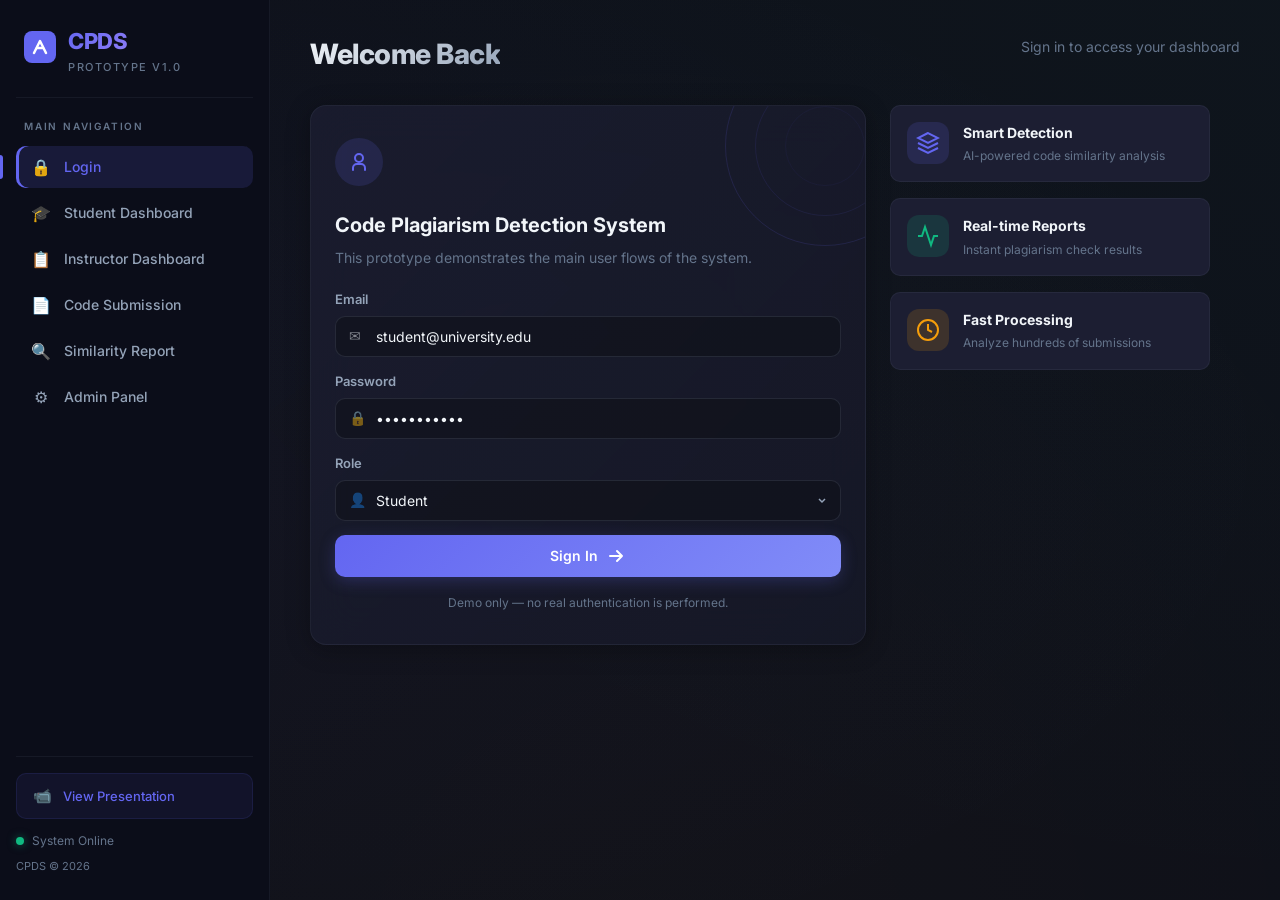
<file: index.html>
<!DOCTYPE html>
<html lang="en">
<head>
  <meta charset="UTF-8" />
  <meta name="viewport" content="width=device-width, initial-scale=1.0" />
  <title>Code Plagiarism Detection System</title>
  <link rel="preconnect" href="https://fonts.googleapis.com" />
  <link rel="preconnect" href="https://fonts.gstatic.com" crossorigin />
  <link href="https://fonts.googleapis.com/css2?family=Inter:wght@300;400;500;600;700;800;900&display=swap" rel="stylesheet" />
  <link rel="stylesheet" href="style.css" />
</head>
<body>
  <div class="layout">
    <aside class="sidebar">
      <div class="sidebar-brand">
        <div class="brand-icon">
          <svg width="32" height="32" viewBox="0 0 32 32" fill="none">
            <rect width="32" height="32" rx="8" fill="#6366f1"/>
            <path d="M10 22L16 10L22 22" stroke="white" stroke-width="2.5" stroke-linecap="round" stroke-linejoin="round"/>
            <path d="M13 17H19" stroke="white" stroke-width="2.5" stroke-linecap="round"/>
          </svg>
        </div>
        <div>
          <h2>CPDS</h2>
          <p class="subtitle">Prototype v1.0</p>
        </div>
      </div>

      <div class="nav-section">
        <p class="nav-label">Main Navigation</p>
        <nav>
          <button class="nav-btn active" data-page="login">
            <span class="nav-icon">&#x1f512;</span>
            <span>Login</span>
          </button>
          <button class="nav-btn" data-page="student">
            <span class="nav-icon">&#x1f393;</span>
            <span>Student Dashboard</span>
          </button>
          <button class="nav-btn" data-page="instructor">
            <span class="nav-icon">&#x1f4cb;</span>
            <span>Instructor Dashboard</span>
          </button>
          <button class="nav-btn" data-page="submission">
            <span class="nav-icon">&#x1f4c4;</span>
            <span>Code Submission</span>
          </button>
          <button class="nav-btn" data-page="report">
            <span class="nav-icon">&#x1f50d;</span>
            <span>Similarity Report</span>
          </button>
          <button class="nav-btn" data-page="admin">
            <span class="nav-icon">&#x2699;</span>
            <span>Admin Panel</span>
          </button>
        </nav>
      </div>

      <div class="sidebar-footer">
        <a href="presentation.html" class="sidebar-link">
          <span class="nav-icon">&#x1f4f9;</span>
          <span>View Presentation</span>
        </a>
        <div class="status-indicator">
          <span class="status-dot"></span>
          System Online
        </div>
        <p class="footer-text">CPDS &copy; 2026</p>
      </div>
    </aside>

    <main class="content">
      <section id="login" class="page active">
        <div class="page-header">
          <h1>Welcome Back</h1>
          <p class="page-subtitle">Sign in to access your dashboard</p>
        </div>
        <div class="login-wrapper">
          <div class="card login-card glass">
            <div class="login-decoration">
              <div class="deco-circle"></div>
              <div class="deco-circle"></div>
              <div class="deco-circle"></div>
            </div>
            <div class="login-body">
              <div class="login-icon">
                <svg width="48" height="48" viewBox="0 0 48 48" fill="none">
                  <circle cx="24" cy="24" r="24" fill="rgba(99,102,241,0.15)"/>
                  <path d="M30 32V30C30 27.7909 28.2091 26 26 26H22C19.7909 26 18 27.7909 18 30V32" stroke="#6366f1" stroke-width="2" stroke-linecap="round"/>
                  <circle cx="24" cy="20" r="4" stroke="#6366f1" stroke-width="2" stroke-linecap="round"/>
                </svg>
              </div>
              <h2>Code Plagiarism Detection System</h2>
              <p class="login-desc">This prototype demonstrates the main user flows of the system.</p>
              <div class="input-group">
                <label>Email</label>
                <div class="input-wrapper">
                  <span class="input-icon">&#x2709;</span>
                  <input type="email" value="student@university.edu" />
                </div>
              </div>
              <div class="input-group">
                <label>Password</label>
                <div class="input-wrapper">
                  <span class="input-icon">&#x1f512;</span>
                  <input type="password" value="password123" />
                </div>
              </div>
              <div class="input-group">
                <label>Role</label>
                <div class="input-wrapper">
                  <span class="input-icon">&#x1f464;</span>
                  <select id="roleSelect">
                    <option value="student">Student</option>
                    <option value="instructor">Instructor</option>
                    <option value="admin">Administrator</option>
                  </select>
                </div>
              </div>
              <button class="btn btn-primary btn-full" id="loginBtn">
                <span>Sign In</span>
                <svg width="20" height="20" viewBox="0 0 20 20" fill="none">
                  <path d="M4 10H16M16 10L11 5M16 10L11 15" stroke="currentColor" stroke-width="2" stroke-linecap="round" stroke-linejoin="round"/>
                </svg>
              </button>
              <p class="hint">Demo only &mdash; no real authentication is performed.</p>
            </div>
          </div>
          <div class="login-features">
            <div class="feature-item">
              <div class="feature-icon" style="--fc:#6366f1">
                <svg width="24" height="24" viewBox="0 0 24 24" fill="none" stroke="currentColor" stroke-width="2"><path d="M12 2L2 7l10 5 10-5-10-5z"/><path d="M2 17l10 5 10-5"/><path d="M2 12l10 5 10-5"/></svg>
              </div>
              <div>
                <strong>Smart Detection</strong>
                <p>AI-powered code similarity analysis</p>
              </div>
            </div>
            <div class="feature-item">
              <div class="feature-icon" style="--fc:#10b981">
                <svg width="24" height="24" viewBox="0 0 24 24" fill="none" stroke="currentColor" stroke-width="2"><path d="M22 12h-4l-3 9L9 3l-3 9H2"/></svg>
              </div>
              <div>
                <strong>Real-time Reports</strong>
                <p>Instant plagiarism check results</p>
              </div>
            </div>
            <div class="feature-item">
              <div class="feature-icon" style="--fc:#f59e0b">
                <svg width="24" height="24" viewBox="0 0 24 24" fill="none" stroke="currentColor" stroke-width="2"><circle cx="12" cy="12" r="10"/><path d="M12 6v6l4 2"/></svg>
              </div>
              <div>
                <strong>Fast Processing</strong>
                <p>Analyze hundreds of submissions</p>
              </div>
            </div>
          </div>
        </div>
      </section>

      <section id="student" class="page">
        <div class="page-header">
          <div>
            <h1>Student Dashboard</h1>
            <p class="page-subtitle">View your assignments and submission status</p>
          </div>
          <div class="header-badge">
            <span class="badge-dot"></span>
            <span>2 Active Assignments</span>
          </div>
        </div>
        <div class="stats-row">
          <div class="stat-card">
            <div class="stat-icon" style="--sc:#6366f1">
              <svg width="24" height="24" viewBox="0 0 24 24" fill="none" stroke="currentColor" stroke-width="2"><path d="M14 2H6a2 2 0 0 0-2 2v16a2 2 0 0 0 2 2h12a2 2 0 0 0 2-2V8z"/><polyline points="14 2 14 8 20 8"/></svg>
            </div>
            <div class="stat-info">
              <span class="stat-value">3</span>
              <span class="stat-label">Total Assignments</span>
            </div>
          </div>
          <div class="stat-card">
            <div class="stat-icon" style="--sc:#10b981">
              <svg width="24" height="24" viewBox="0 0 24 24" fill="none" stroke="currentColor" stroke-width="2"><polyline points="20 6 9 17 4 12"/></svg>
            </div>
            <div class="stat-info">
              <span class="stat-value">1</span>
              <span class="stat-label">Submitted</span>
            </div>
          </div>
          <div class="stat-card">
            <div class="stat-icon" style="--sc:#f59e0b">
              <svg width="24" height="24" viewBox="0 0 24 24" fill="none" stroke="currentColor" stroke-width="2"><circle cx="12" cy="12" r="10"/><polyline points="12 6 12 12 16 14"/></svg>
            </div>
            <div class="stat-info">
              <span class="stat-value">2</span>
              <span class="stat-label">Pending</span>
            </div>
          </div>
          <div class="stat-card">
            <div class="stat-icon" style="--sc:#ef4444">
              <svg width="24" height="24" viewBox="0 0 24 24" fill="none" stroke="currentColor" stroke-width="2"><path d="M10.29 3.86L1.82 18a2 2 0 0 0 1.71 3h16.94a2 2 0 0 0 1.71-3L13.71 3.86a2 2 0 0 0-3.42 0z"/><line x1="12" y1="9" x2="12" y2="13"/><line x1="12" y1="17" x2="12.01" y2="17"/></svg>
            </div>
            <div class="stat-info">
              <span class="stat-value">0</span>
              <span class="stat-label">Flagged</span>
            </div>
          </div>
        </div>
        <div class="grid">
          <div class="card">
            <div class="card-header">
              <h3>
                <svg width="20" height="20" viewBox="0 0 20 20" fill="none" stroke="currentColor" stroke-width="2"><path d="M9 2a7 7 0 0 1 7 7v4l3 3H3l3-3V9a7 7 0 0 1 6-6.9"/></svg>
                Available Assignment
              </h3>
            </div>
            <div class="assignment-meta">
              <div class="meta-item">
                <span class="meta-label">Title</span>
                <span class="meta-value">Sorting Algorithm Implementation</span>
              </div>
              <div class="meta-item">
                <span class="meta-label">Language</span>
                <span class="lang-badge python">Python</span>
              </div>
              <div class="meta-item">
                <span class="meta-label">Deadline</span>
                <span class="meta-value deadline">May 20, 2026</span>
              </div>
            </div>
            <span class="status status-open">Open for Submission</span>
            <button class="btn btn-primary btn-sm">Start Assignment</button>
          </div>
          <div class="card">
            <div class="card-header">
              <h3>
                <svg width="20" height="20" viewBox="0 0 20 20" fill="none" stroke="currentColor" stroke-width="2"><polyline points="4 14 10 10 4 6"/><line x1="12" y1="18" x2="18" y2="18"/></svg>
                Submission Status
              </h3>
            </div>
            <div class="timeline">
              <div class="timeline-item">
                <div class="timeline-dot"></div>
                <div>
                  <p class="timeline-title">Last Submission</p>
                  <p class="timeline-desc">Not submitted yet</p>
                </div>
              </div>
              <div class="timeline-item">
                <div class="timeline-dot pending"></div>
                <div>
                  <p class="timeline-title">Plagiarism Analysis</p>
                  <p class="timeline-desc">Waiting for submission</p>
                </div>
              </div>
              <div class="timeline-item">
                <div class="timeline-dot future"></div>
                <div>
                  <p class="timeline-title">Final Grade</p>
                  <p class="timeline-desc">Pending</p>
                </div>
              </div>
            </div>
            <button class="btn btn-secondary btn-sm">Upload Code</button>
          </div>
        </div>
      </section>

      <section id="instructor" class="page">
        <div class="page-header">
          <div>
            <h1>Instructor Dashboard</h1>
            <p class="page-subtitle">Manage assignments, monitor submissions, and review reports</p>
          </div>
          <button class="btn btn-primary">
            <svg width="18" height="18" viewBox="0 0 18 18" fill="none" stroke="currentColor" stroke-width="2"><line x1="9" y1="3" x2="9" y2="15"/><line x1="3" y1="9" x2="15" y2="9"/></svg>
            New Assignment
          </button>
        </div>
        <div class="stats-row">
          <div class="stat-card"><div class="stat-icon" style="--sc:#6366f1"><svg width="24" height="24" viewBox="0 0 24 24" fill="none" stroke="currentColor" stroke-width="2"><path d="M17 21v-2a4 4 0 0 0-4-4H5a4 4 0 0 0-4 4v2"/><circle cx="9" cy="7" r="4"/><path d="M23 21v-2a4 4 0 0 0-3-3.87"/><path d="M16 3.13a4 4 0 0 1 0 7.75"/></svg></div><div class="stat-info"><span class="stat-value">24</span><span class="stat-label">Total Students</span></div></div>
          <div class="stat-card"><div class="stat-icon" style="--sc:#10b981"><svg width="24" height="24" viewBox="0 0 24 24" fill="none" stroke="currentColor" stroke-width="2"><polyline points="20 6 9 17 4 12"/></svg></div><div class="stat-info"><span class="stat-value">18</span><span class="stat-label">Submitted</span></div></div>
          <div class="stat-card"><div class="stat-icon" style="--sc:#f59e0b"><svg width="24" height="24" viewBox="0 0 24 24" fill="none" stroke="currentColor" stroke-width="2"><circle cx="12" cy="12" r="10"/><polyline points="12 6 12 12 16 14"/></svg></div><div class="stat-info"><span class="stat-value">6</span><span class="stat-label">Pending Review</span></div></div>
          <div class="stat-card"><div class="stat-icon" style="--sc:#ef4444"><svg width="24" height="24" viewBox="0 0 24 24" fill="none" stroke="currentColor" stroke-width="2"><path d="M10.29 3.86L1.82 18a2 2 0 0 0 1.71 3h16.94a2 2 0 0 0 1.71-3L13.71 3.86a2 2 0 0 0-3.42 0z"/><line x1="12" y1="9" x2="12" y2="13"/><line x1="12" y1="17" x2="12.01" y2="17"/></svg></div><div class="stat-info"><span class="stat-value">3</span><span class="stat-label">Flagged</span></div></div>
        </div>
        <div class="grid">
          <div class="card card-wide">
            <div class="card-header">
              <h3>
                <svg width="20" height="20" viewBox="0 0 20 20" fill="none" stroke="currentColor" stroke-width="2"><path d="M14 2H6a2 2 0 0 0-2 2v16a2 2 0 0 0 2 2h12a2 2 0 0 0 2-2V8z"/><polyline points="14 2 14 8 20 8"/></svg>
                Recent Submissions
              </h3>
            </div>
            <div class="table-wrapper">
              <table>
                <thead>
                  <tr><th>Student</th><th>File</th><th>Similarity</th><th>Status</th><th></th></tr>
                </thead>
                <tbody>
                  <tr>
                    <td><div class="user-cell"><div class="avatar" style="--ac:#f59e0b">AS</div><span>A. Student</span></div></td>
                    <td><code>sort.py</code></td>
                    <td><div class="progress-cell"><div class="progress-bar"><div class="progress-fill warning" style="width:78%"></div></div><span>78%</span></div></td>
                    <td><span class="status status-warning">Review</span></td>
                    <td><button class="btn btn-ghost btn-xs">View</button></td>
                  </tr>
                  <tr>
                    <td><div class="user-cell"><div class="avatar" style="--ac:#10b981">BS</div><span>B. Student</span></div></td>
                    <td><code>solution.py</code></td>
                    <td><div class="progress-cell"><div class="progress-bar"><div class="progress-fill safe" style="width:12%"></div></div><span>12%</span></div></td>
                    <td><span class="status status-safe">Approved</span></td>
                    <td><button class="btn btn-ghost btn-xs">View</button></td>
                  </tr>
                  <tr>
                    <td><div class="user-cell"><div class="avatar" style="--ac:#ef4444">CJ</div><span>C. Johnson</span></div></td>
                    <td><code>algo.py</code></td>
                    <td><div class="progress-cell"><div class="progress-bar"><div class="progress-fill danger" style="width:92%"></div></div><span>92%</span></div></td>
                    <td><span class="status status-danger">Flagged</span></td>
                    <td><button class="btn btn-ghost btn-xs">View</button></td>
                  </tr>
                  <tr>
                    <td><div class="user-cell"><div class="avatar" style="--ac:#6366f1">DW</div><span>D. Williams</span></div></td>
                    <td><code>main.py</code></td>
                    <td><div class="progress-cell"><div class="progress-bar"><div class="progress-fill safe" style="width:5%"></div></div><span>5%</span></div></td>
                    <td><span class="status status-safe">Approved</span></td>
                    <td><button class="btn btn-ghost btn-xs">View</button></td>
                  </tr>
                </tbody>
              </table>
            </div>
          </div>
          <div class="card">
            <div class="card-header">
              <h3>
                <svg width="20" height="20" viewBox="0 0 20 20" fill="none" stroke="currentColor" stroke-width="2"><circle cx="12" cy="12" r="10"/><polyline points="12 6 12 12 16 14"/></svg>
                Create Assignment
              </h3>
            </div>
            <div class="input-group">
              <label>Assignment Title</label>
              <div class="input-wrapper">
                <input value="Sorting Algorithm Implementation" />
              </div>
            </div>
            <div class="input-group">
              <label>Description</label>
              <div class="input-wrapper">
                <textarea>Implement bubble sort and merge sort in Python.</textarea>
              </div>
            </div>
            <div class="input-group">
              <label>Language</label>
              <div class="input-wrapper">
                <select><option>Python</option><option>Java</option><option>C++</option><option>JavaScript</option></select>
              </div>
            </div>
            <button class="btn btn-primary btn-full">Save Assignment</button>
          </div>
        </div>
      </section>

      <section id="submission" class="page">
        <div class="page-header">
          <div>
            <h1>Code Submission</h1>
            <p class="page-subtitle">Upload your source code for plagiarism analysis</p>
          </div>
        </div>
        <div class="submission-layout">
          <div class="card submission-card">
            <div class="upload-zone" id="uploadZone">
              <div class="upload-icon">
                <svg width="48" height="48" viewBox="0 0 48 48" fill="none" stroke="currentColor" stroke-width="2">
                  <path d="M24 32V16M24 16L18 22M24 16L30 22"/>
                  <rect x="8" y="28" width="32" height="12" rx="4"/>
                </svg>
              </div>
              <h3>Drop your file here</h3>
              <p>or click to browse</p>
              <input type="file" id="fileInput" accept=".py,.java,.cpp,.js,.cs" hidden />
              <button class="btn btn-secondary" id="browseBtn">Browse Files</button>
              <div class="upload-formats">
                <span>.py</span><span>.java</span><span>.cpp</span><span>.js</span><span>.cs</span>
              </div>
            </div>
            <div class="input-group">
              <label>Select Assignment</label>
              <div class="input-wrapper">
                <select><option>Sorting Algorithm Implementation</option></select>
              </div>
            </div>
            <button class="btn btn-primary btn-full" id="submitBtn">
              <svg width="18" height="18" viewBox="0 0 18 18" fill="none" stroke="currentColor" stroke-width="2"><path d="M9 2v12M4 9l5 5 5-5"/><path d="M2 14v2a2 2 0 0 0 2 2h10a2 2 0 0 0 2-2v-2"/></svg>
              Submit Code
            </button>
            <div id="submissionMessage" class="message hidden"></div>
          </div>
          <div class="submission-info">
            <div class="card info-card">
              <h4>Submission Guidelines</h4>
              <ul>
                <li>Files must be valid source code</li>
                <li>Maximum file size: 10 MB</li>
                <li>Accepted formats: Python, Java, C++, JavaScript, C#</li>
                <li>Analysis typically completes within 2 minutes</li>
              </ul>
            </div>
            <div class="card info-card">
              <h4>Recent Activity</h4>
              <div class="activity-item">
                <div class="activity-dot"></div>
                <div>
                  <p class="activity-title">Last submission: sorting_algo.py</p>
                  <p class="activity-time">2 days ago &middot; Approved</p>
                </div>
              </div>
              <div class="activity-item">
                <div class="activity-dot warning"></div>
                <div>
                  <p class="activity-title">Similarity check completed</p>
                  <p class="activity-time">5 days ago &middot; 23% match</p>
                </div>
              </div>
            </div>
          </div>
        </div>
      </section>

      <section id="report" class="page">
        <div class="page-header">
          <div>
            <h1>Similarity Report</h1>
            <p class="page-subtitle">Detailed plagiarism analysis and comparison</p>
          </div>
          <div class="header-actions">
            <button class="btn btn-secondary">
              <svg width="16" height="16" viewBox="0 0 16 16" fill="none" stroke="currentColor" stroke-width="2"><path d="M14 2H2v12h12V2z"/><path d="M2 6h12"/><path d="M6 2v12"/></svg>
              Export PDF
            </button>
            <button class="btn btn-primary">
              <svg width="16" height="16" viewBox="0 0 16 16" fill="none" stroke="currentColor" stroke-width="2"><polyline points="4 14 10 10 4 6"/><line x1="12" y1="18" x2="18" y2="18"/></svg>
              Run Analysis
            </button>
          </div>
        </div>
        <div class="report-summary">
          <div class="card report-score-card">
            <div class="score-ring-wrapper">
              <svg class="score-ring" width="140" height="140" viewBox="0 0 140 140">
                <circle cx="70" cy="70" r="60" fill="none" stroke="rgba(239,68,68,0.15)" stroke-width="12"/>
                <circle cx="70" cy="70" r="60" fill="none" stroke="#ef4444" stroke-width="12" stroke-dasharray="377" stroke-dashoffset="83" stroke-linecap="round" transform="rotate(-90 70 70)"/>
              </svg>
              <div class="score-text">
                <span class="score-value">78%</span>
                <span class="score-label">Similarity</span>
              </div>
            </div>
            <div class="score-details">
              <h3>Sorting Algorithm Implementation</h3>
              <div class="score-meta">
                <div><span>Compared:</span> sort.py vs solution.py</div>
                <div><span>Date:</span> May 12, 2026</div>
                <div><span>Algorithm:</span> Token-based AST Matching</div>
              </div>
              <div class="score-actions">
                <span class="status status-danger">Potential Plagiarism Detected</span>
              </div>
            </div>
          </div>
          <div class="card breakdown-card">
            <h4>Similarity Breakdown</h4>
            <div class="breakdown-item">
              <div class="breakdown-header"><span>Structural Match</span><span>85%</span></div>
              <div class="progress-bar"><div class="progress-fill danger" style="width:85%"></div></div>
            </div>
            <div class="breakdown-item">
              <div class="breakdown-header"><span>Variable Renaming</span><span>72%</span></div>
              <div class="progress-bar"><div class="progress-fill warning" style="width:72%"></div></div>
            </div>
            <div class="breakdown-item">
              <div class="breakdown-header"><span>Logic Structure</span><span>90%</span></div>
              <div class="progress-bar"><div class="progress-fill danger" style="width:90%"></div></div>
            </div>
            <div class="breakdown-item">
              <div class="breakdown-header"><span>Comment Match</span><span>15%</span></div>
              <div class="progress-bar"><div class="progress-fill safe" style="width:15%"></div></div>
            </div>
          </div>
        </div>
        <div class="card code-card">
          <div class="card-header">
            <h3>
              <svg width="20" height="20" viewBox="0 0 20 20" fill="none" stroke="currentColor" stroke-width="2"><polyline points="16 18 22 12 16 6"/><polyline points="8 6 2 12 8 18"/></svg>
              Code Comparison
            </h3>
            <div class="code-tabs">
              <button class="code-tab active">sort.py</button>
              <button class="code-tab">solution.py</button>
            </div>
          </div>
          <div class="code-compare">
            <div class="code-block">
              <div class="code-header"><span class="code-lang">Python</span><span class="code-matches">12 matches</span></div>
              <pre><span class="hl">def bubble_sort(arr):</span>
    <span class="hl">for i in range(len(arr)):</span>
        <span class="hl">for j in range(0, len(arr)-i-1):</span>
            <span class="hl">if arr[j] > arr[j+1]:</span>
                arr[j], arr[j+1] = arr[j+1], arr[j]
    return arr</pre>
            </div>
            <div class="code-block">
              <div class="code-header"><span class="code-lang">Python</span><span class="code-matches match-high">12 matches</span></div>
              <pre><span class="hl">def sort_bubble(data):</span>
    <span class="hl">for i in range(len(data)):</span>
        <span class="hl">for j in range(0, len(data)-i-1):</span>
            <span class="hl">if data[j] > data[j+1]:</span>
                data[j], data[j+1] = data[j+1], data[j]
    return data</pre>
            </div>
          </div>
          <div class="code-actions">
            <button class="btn btn-primary">Export Full Report</button>
            <button class="btn btn-secondary">Mark as False Positive</button>
            <button class="btn btn-ghost">Schedule Review</button>
          </div>
        </div>
      </section>

      <section id="admin" class="page">
        <div class="page-header">
          <div>
            <h1>Admin Panel</h1>
            <p class="page-subtitle">Manage users, roles, and system settings</p>
          </div>
          <button class="btn btn-primary">
            <svg width="16" height="16" viewBox="0 0 16 16" fill="none" stroke="currentColor" stroke-width="2"><line x1="8" y1="3" x2="8" y2="13"/><line x1="3" y1="8" x2="13" y2="8"/></svg>
            Add User
          </button>
        </div>
        <div class="stats-row">
          <div class="stat-card"><div class="stat-icon" style="--sc:#6366f1"><svg width="24" height="24" viewBox="0 0 24 24" fill="none" stroke="currentColor" stroke-width="2"><path d="M17 21v-2a4 4 0 0 0-4-4H5a4 4 0 0 0-4 4v2"/><circle cx="9" cy="7" r="4"/><path d="M23 21v-2a4 4 0 0 0-3-3.87"/><path d="M16 3.13a4 4 0 0 1 0 7.75"/></svg></div><div class="stat-info"><span class="stat-value">3</span><span class="stat-label">Total Roles</span></div></div>
          <div class="stat-card"><div class="stat-icon" style="--sc:#10b981"><svg width="24" height="24" viewBox="0 0 24 24" fill="none" stroke="currentColor" stroke-width="2"><path d="M20 21v-2a4 4 0 0 0-4-4H8a4 4 0 0 0-4 4v2"/><circle cx="12" cy="7" r="4"/></svg></div><div class="stat-info"><span class="stat-value">28</span><span class="stat-label">Total Users</span></div></div>
          <div class="stat-card"><div class="stat-icon" style="--sc:#f59e0b"><svg width="24" height="24" viewBox="0 0 24 24" fill="none" stroke="currentColor" stroke-width="2"><path d="M12 22s8-4 8-10V5l-8-3-8 3v7c0 6 8 10 8 10z"/></svg></div><div class="stat-info"><span class="stat-value">4</span><span class="stat-label">Active Sessions</span></div></div>
          <div class="stat-card"><div class="stat-icon" style="--sc:#ef4444"><svg width="24" height="24" viewBox="0 0 24 24" fill="none" stroke="currentColor" stroke-width="2"><rect x="3" y="11" width="18" height="11" rx="2" ry="2"/><path d="M7 11V7a5 5 0 0 1 10 0v4"/></svg></div><div class="stat-info"><span class="stat-value">0</span><span class="stat-label">Security Alerts</span></div></div>
        </div>
        <div class="grid">
          <div class="card card-wide">
            <div class="card-header">
              <h3>
                <svg width="20" height="20" viewBox="0 0 20 20" fill="none" stroke="currentColor" stroke-width="2"><path d="M20 21v-2a4 4 0 0 0-4-4H8a4 4 0 0 0-4 4v2"/><circle cx="12" cy="7" r="4"/></svg>
                User Management
              </h3>
              <div class="search-box">
                <svg width="16" height="16" viewBox="0 0 16 16" fill="none" stroke="currentColor" stroke-width="2"><circle cx="7" cy="7" r="6"/><line x1="11.5" y1="11.5" x2="15" y2="15"/></svg>
                <input placeholder="Search users..." />
              </div>
            </div>
            <div class="table-wrapper">
              <table>
                <thead><tr><th>User</th><th>Role</th><th>Status</th><th>Last Active</th><th></th></tr></thead>
                <tbody>
                  <tr>
                    <td><div class="user-cell"><div class="avatar" style="--ac:#6366f1">SA</div><span>student@university.edu</span></div></td>
                    <td><span class="role-badge student-role">Student</span></td>
                    <td><span class="status status-safe">Active</span></td>
                    <td class="muted">2 min ago</td>
                    <td><button class="btn btn-ghost btn-xs">Edit</button></td>
                  </tr>
                  <tr>
                    <td><div class="user-cell"><div class="avatar" style="--ac:#f59e0b">TI</div><span>teacher@university.edu</span></div></td>
                    <td><span class="role-badge instructor-role">Instructor</span></td>
                    <td><span class="status status-safe">Active</span></td>
                    <td class="muted">15 min ago</td>
                    <td><button class="btn btn-ghost btn-xs">Edit</button></td>
                  </tr>
                  <tr>
                    <td><div class="user-cell"><div class="avatar" style="--ac:#ef4444">AD</div><span>admin@university.edu</span></div></td>
                    <td><span class="role-badge admin-role">Admin</span></td>
                    <td><span class="status status-safe">Active</span></td>
                    <td class="muted">1 hour ago</td>
                    <td><button class="btn btn-ghost btn-xs">Edit</button></td>
                  </tr>
                </tbody>
              </table>
            </div>
          </div>
          <div class="card">
            <div class="card-header">
              <h3>
                <svg width="20" height="20" viewBox="0 0 20 20" fill="none" stroke="currentColor" stroke-width="2"><rect x="3" y="11" width="18" height="11" rx="2" ry="2"/><path d="M7 11V7a5 5 0 0 1 10 0v4"/></svg>
                Security Log
              </h3>
            </div>
            <div class="log-list">
              <div class="log-entry">
                <div class="log-icon log-warning">
                  <svg width="14" height="14" viewBox="0 0 14 14" fill="none"><circle cx="7" cy="7" r="7" fill="#f59e0b"/><line x1="7" y1="4" x2="7" y2="8" stroke="white" stroke-width="1.5"/><circle cx="7" cy="10" r="0.75" fill="white"/></svg>
                </div>
                <div><span>Invalid file upload blocked</span><span class="log-time">2 min ago</span></div>
              </div>
              <div class="log-entry">
                <div class="log-icon log-danger">
                  <svg width="14" height="14" viewBox="0 0 14 14" fill="none"><circle cx="7" cy="7" r="7" fill="#ef4444"/><line x1="4.5" y1="4.5" x2="9.5" y2="9.5" stroke="white" stroke-width="1.5"/><line x1="9.5" y1="4.5" x2="4.5" y2="9.5" stroke="white" stroke-width="1.5"/></svg>
                </div>
                <div><span>Unauthorized report access denied</span><span class="log-time">1 hour ago</span></div>
              </div>
              <div class="log-entry">
                <div class="log-icon log-safe">
                  <svg width="14" height="14" viewBox="0 0 14 14" fill="none"><circle cx="7" cy="7" r="7" fill="#10b981"/><polyline points="4.5 7 6.5 9 10 5" stroke="white" stroke-width="1.5" fill="none"/></svg>
                </div>
                <div><span>Session timeout policy active</span><span class="log-time">3 hours ago</span></div>
              </div>
              <div class="log-entry">
                <div class="log-icon log-safe">
                  <svg width="14" height="14" viewBox="0 0 14 14" fill="none"><circle cx="7" cy="7" r="7" fill="#10b981"/><polyline points="4.5 7 6.5 9 10 5" stroke="white" stroke-width="1.5" fill="none"/></svg>
                </div>
                <div><span>System backup completed</span><span class="log-time">6 hours ago</span></div>
              </div>
            </div>
          </div>
        </div>
        <div class="card system-card">
          <div class="card-header">
            <h3>
              <svg width="20" height="20" viewBox="0 0 20 20" fill="none" stroke="currentColor" stroke-width="2"><rect x="3" y="3" width="18" height="14" rx="2"/><line x1="3" y1="9" x2="21" y2="9"/></svg>
              System Configuration
            </h3>
          </div>
          <div class="config-grid">
            <div class="config-item"><span>Plagiarism Threshold</span><div class="input-wrapper config-input"><input value="75%" /></div></div>
            <div class="config-item"><span>Max File Size</span><div class="input-wrapper config-input"><input value="10 MB" /></div></div>
            <div class="config-item"><span>Allowed Languages</span><div class="input-wrapper config-input"><input value="Python, Java, C++, JS, C#" /></div></div>
            <div class="config-item"><span>Analysis Mode</span><div class="input-wrapper config-input"><select><option>Token-based AST</option><option>String Matching</option></select></div></div>
          </div>
          <button class="btn btn-primary">Save Configuration</button>
        </div>
      </section>
    </main>
  </div>
  <script src="script.js"></script>
</body>
</html>
</file>
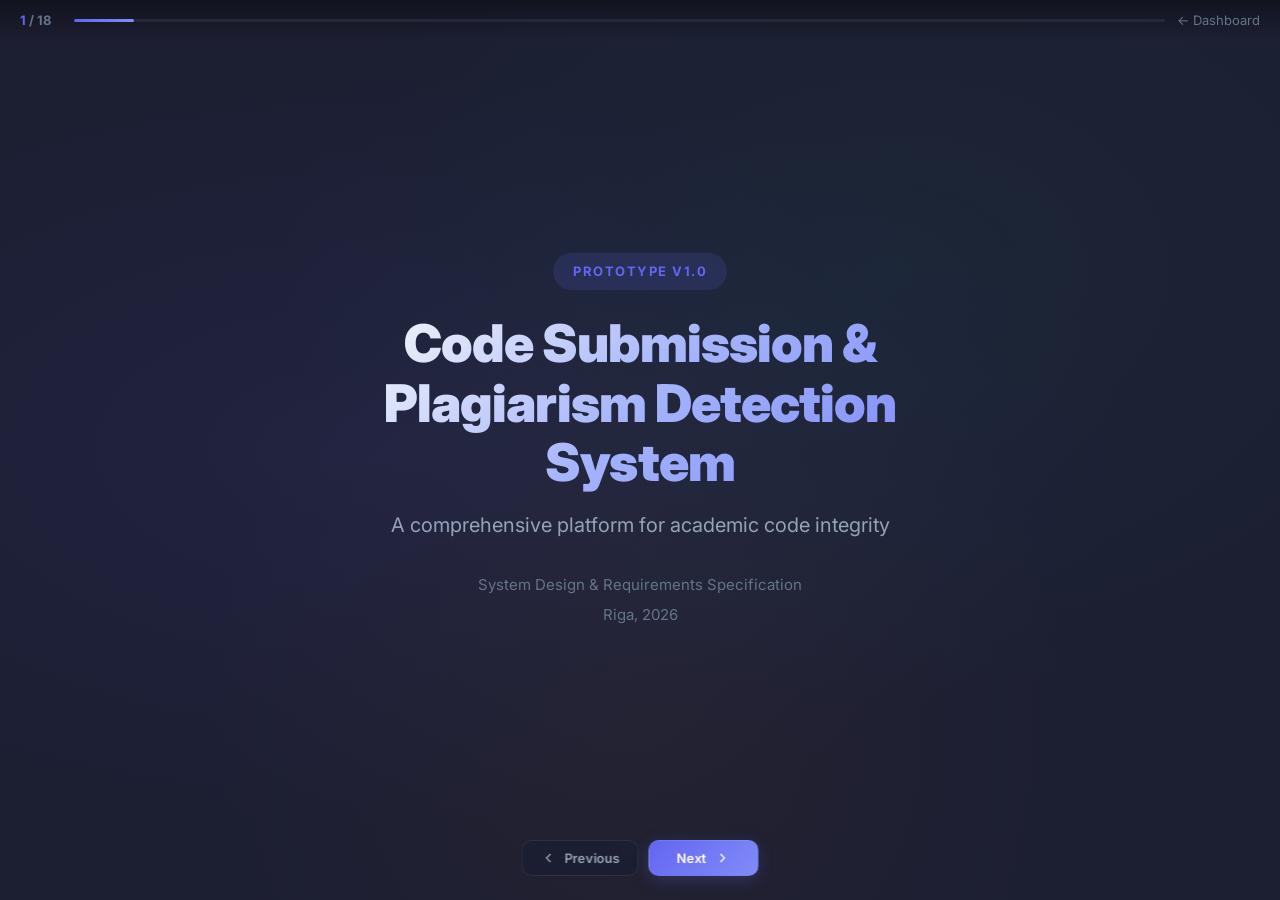
<file: presentation.html>
<!DOCTYPE html>
<html lang="en">
<head>
  <meta charset="UTF-8" />
  <meta name="viewport" content="width=device-width, initial-scale=1.0" />
  <title>CPDS — Presentation</title>
  <link rel="preconnect" href="https://fonts.googleapis.com" />
  <link rel="preconnect" href="https://fonts.gstatic.com" crossorigin />
  <link href="https://fonts.googleapis.com/css2?family=Inter:wght@300;400;500;600;700;800;900&display=swap" rel="stylesheet" />
  <link rel="stylesheet" href="style.css" />
  <style>
    * { margin: 0; padding: 0; box-sizing: border-box; }
    html, body {
      height: 100%;
      background: var(--bg-primary);
      overflow: hidden;
    }
    body {
      display: flex;
      flex-direction: column;
      font-family: 'Inter', sans-serif;
    }

    .pres-topbar {
      position: fixed;
      top: 0; left: 0; right: 0;
      z-index: 100;
      display: flex;
      align-items: center;
      gap: 12px;
      padding: 10px 20px;
      background: linear-gradient(180deg, rgba(15,17,26,0.85) 0%, transparent 100%);
      opacity: 1;
      transition: opacity 0.4s ease;
      pointer-events: auto;
    }
    .pres-topbar.hidden {
      opacity: 0;
      pointer-events: none;
    }
    .pres-topbar-inner {
      display: flex;
      align-items: center;
      gap: 10px;
      flex: 1;
    }
    .pres-slide-num {
      font-size: 13px;
      font-weight: 700;
      color: var(--text-muted);
      white-space: nowrap;
      min-width: 44px;
    }
    .pres-slide-num em {
      font-style: normal;
      color: var(--accent);
    }
    .pres-progress {
      flex: 1;
      height: 3px;
      background: rgba(148,163,184,0.1);
      border-radius: 4px;
      overflow: hidden;
    }
    .pres-progress-fill {
      height: 100%;
      background: linear-gradient(90deg, var(--accent), #818cf8);
      border-radius: 4px;
      transition: width 0.4s ease;
    }
    .pres-back-link {
      color: var(--text-muted);
      text-decoration: none;
      font-size: 13px;
      transition: color 0.2s;
      white-space: nowrap;
    }
    .pres-back-link:hover { color: var(--accent); }

    .pres-main {
      position: fixed;
      inset: 0;
      display: flex;
      align-items: center;
      justify-content: center;
      padding: 0;
    }
    .pres-container {
      width: 100%;
      height: 100%;
    }
    .pres-slide {
      display: none;
      position: absolute;
      inset: 0;
    }
    .pres-slide.active {
      display: flex;
      animation: presFadeIn 0.3s ease;
    }
    @keyframes presFadeIn {
      from { opacity: 0; transform: scale(0.97); }
      to { opacity: 1; transform: scale(1); }
    }
    .pres-slide-inner {
      background: var(--bg-card);
      border: none;
      border-radius: 0;
      padding: 60px 60px 80px;
      width: 100%;
      height: 100%;
      display: flex;
      flex-direction: column;
      justify-content: center;
    }

    .pres-slide-inner.title-slide {
      justify-content: center;
      align-items: center;
    }

    .pres-actions {
      position: fixed;
      bottom: 24px; left: 50%;
      transform: translateX(-50%);
      z-index: 100;
      display: flex;
      gap: 10px;
      opacity: 1;
      transition: opacity 0.4s ease;
      pointer-events: auto;
    }
    .pres-actions.hidden {
      opacity: 0;
      pointer-events: none;
    }
    .pres-actions .btn {
      min-width: 110px;
      padding: 9px 18px;
      font-size: 13px;
      backdrop-filter: blur(12px);
      background: rgba(28,30,50,0.85);
      border: 1px solid var(--border-light);
    }
    .pres-actions .btn-primary {
      background: linear-gradient(135deg, var(--accent), #818cf8);
    }

    /* Fullscreen slide content sizing */
    .pres-slide-header { margin-bottom: 28px; }
    .pres-slide-header h2 { font-size: 28px; font-weight: 800; letter-spacing: -0.3px; }
    .pres-slide-number { font-size: 14px; padding: 5px 12px; }

    .title-slide h1 { font-size: 52px; }
    .title-sub { font-size: 20px; margin-bottom: 32px; }
    .title-badge { font-size: 13px; padding: 8px 20px; margin-bottom: 24px; }
    .title-meta { font-size: 15px; gap: 6px; }

    .architecture-desc { font-size: 17px; margin-bottom: 24px; }
    .module-desc p { font-size: 17px; }
    .detection-overview p { font-size: 17px; }
    .data-desc { font-size: 17px; margin-bottom: 24px; }

    .problem-cards { gap: 16px; }
    .problem-card { padding: 20px; }
    .problem-card h4 { font-size: 18px; }
    .problem-card p { font-size: 15px; }
    .problem-icon { width: 50px; height: 50px; margin-bottom: 16px; }

    .arch-grid { gap: 14px; }
    .arch-module { padding: 18px; }
    .arch-icon { width: 48px; height: 48px; margin-bottom: 12px; }
    .arch-module h4 { font-size: 16px; }
    .arch-module p { font-size: 14px; }

    .agenda-grid { gap: 12px; }
    .agenda-item { padding: 16px; }
    .agenda-num { width: 32px; height: 32px; font-size: 14px; }
    .agenda-item strong { font-size: 16px; }
    .agenda-item p { font-size: 14px; }

    .module-feature { padding: 16px; }
    .mf-icon { width: 46px; height: 46px; font-size: 20px; }
    .module-feature h4 { font-size: 16px; }
    .module-feature p { font-size: 14px; }

    .two-col { gap: 20px; }
    .col-title { font-size: 18px; margin-bottom: 16px; }
    .feature-list li { font-size: 15px; padding: 6px 0 6px 22px; }
    .feature-list li::before { top: 14px; width: 6px; height: 6px; }

    .algo-grid { gap: 14px; }
    .algo-card { padding: 18px; }
    .algo-number { width: 36px; height: 36px; font-size: 16px; }
    .algo-card h4 { font-size: 17px; }
    .algo-card p { font-size: 14px; }

    .process-step { padding: 16px 20px; }
    .step-num { width: 42px; height: 42px; font-size: 18px; }
    .step-content h4 { font-size: 16px; }
    .step-content p { font-size: 14px; }
    .process-connector { height: 18px; }

    .db-grid { gap: 14px; }
    .db-card { padding: 18px; }
    .db-header { font-size: 16px; gap: 10px; }
    .db-card p { font-size: 14px; }

    .dep-grid { gap: 24px; }
    .dep-item { font-size: 15px; padding: 7px 0; }
    .dep-section h4 { font-size: 16px; }
    .external-badges span { font-size: 14px; padding: 7px 16px; }

    .iface-grid { gap: 14px; }
    .iface-card { padding: 18px; }
    .iface-card h4 { font-size: 16px; margin-bottom: 14px; }
    .iface-row { font-size: 14px; padding: 5px 0; }

    .decision-grid { gap: 16px; }
    .decision-card { padding: 18px; }
    .decision-card h4 { font-size: 16px; }
    .decision-table { font-size: 14px; }
    .decision-table th, .decision-table td { padding: 8px 12px; }

    .req-grid { gap: 14px; }
    .req-group { padding: 18px; }
    .req-group h4 { font-size: 16px; }
    .req-group li { font-size: 14px; padding: 5px 0 5px 18px; }

    .nfr-grid { gap: 14px; }
    .nfr-section { padding: 18px; }
    .nfr-section h4 { font-size: 16px; }
    .nfr-section li { font-size: 14px; padding: 4px 0 4px 18px; }

    .tech-stack { gap: 14px; }
    .tech-layer { padding: 14px 20px; }
    .tech-layer h4 { font-size: 15px; min-width: 90px; }
    .tech-items span { font-size: 14px; padding: 5px 14px; }

    .qa-content h1 { font-size: 40px; }
    .qa-content p { font-size: 20px; margin-bottom: 28px; }
    .qa-contact { font-size: 15px; gap: 6px; }

    .highlight-box { padding: 14px 18px; gap: 12px; }
    .highlight-box p { font-size: 14px; }

    .purpose-grid { gap: 24px; }
    .purpose-section h4 { font-size: 18px; margin-bottom: 12px; }
    .purpose-section p { font-size: 15px; }
    .purpose-list li { font-size: 15px; padding: 7px 0 7px 22px; }
    .purpose-list li::before { top: 14px; width: 6px; height: 6px; }

    .user-roles { gap: 14px; }
    .role-pill { padding: 10px 22px; font-size: 15px; }
    .role-icon { font-size: 18px; }

    .decision-actions { font-size: 13px; gap: 6px; }

    @media (max-width: 900px) {
      .pres-slide-inner { padding: 48px 24px 72px; }
      .title-slide h1 { font-size: 32px; }
      .pres-slide-header h2 { font-size: 22px; }
      .problem-card h4 { font-size: 16px; }
      .problem-card p,
      .arch-module p,
      .agenda-item p,
      .feature-list li,
      .algo-card p,
      .step-content p,
      .db-card p,
      .iface-row,
      .req-group li,
      .nfr-section li,
      .tech-items span { font-size: 13px; }
      .problem-cards, .arch-grid, .agenda-grid, .algo-grid,
      .req-grid, .nfr-grid, .dep-grid, .iface-grid, .decision-grid,
      .purpose-grid, .two-col { grid-template-columns: 1fr; }
      .db-grid { grid-template-columns: 1fr; }
    }
    @media (max-width: 600px) {
      .pres-slide-inner { padding: 40px 14px 64px; }
      .title-slide h1 { font-size: 24px; }
      .title-sub { font-size: 16px; }
      .pres-slide-header h2 { font-size: 18px; }
      .pres-actions { gap: 6px; }
      .pres-actions .btn { min-width: 90px; padding: 7px 12px; font-size: 12px; }
    }
  </style>
</head>
<body>
  <div class="pres-topbar" id="topbar">
    <div class="pres-topbar-inner">
      <span class="pres-slide-num"><em id="slideCurrent">1</em> / <span id="slideTotal">18</span></span>
      <div class="pres-progress"><div class="pres-progress-fill" id="presProgress" style="width:5.5%"></div></div>
    </div>
    <a href="index.html" class="pres-back-link">&larr; Dashboard</a>
  </div>

  <div class="pres-main">
    <div class="pres-container">
      <!-- SLIDE 1: Title -->
      <div class="pres-slide active">
        <div class="pres-slide-inner title-slide">
          <div class="title-slide-bg"></div>
          <div class="title-slide-content">
            <div class="title-badge">Prototype v1.0</div>
            <h1>Code Submission &amp;<br>Plagiarism Detection<br>System</h1>
            <p class="title-sub">A comprehensive platform for academic code integrity</p>
            <div class="title-meta"><span>System Design &amp; Requirements Specification</span><span>Riga, 2026</span></div>
          </div>
        </div>
      </div>

      <!-- SLIDE 2: Agenda -->
      <div class="pres-slide">
        <div class="pres-slide-inner">
          <div class="pres-slide-header"><span class="pres-slide-number">02</span><h2>Agenda</h2></div>
          <div class="agenda-grid">
            <div class="agenda-item"><span class="agenda-num">01</span><div><strong>Problem Statement</strong><p>Academic integrity challenges in programming education</p></div></div>
            <div class="agenda-item"><span class="agenda-num">02</span><div><strong>System Purpose &amp; Scope</strong><p>Goals, users, and operational boundaries</p></div></div>
            <div class="agenda-item"><span class="agenda-num">03</span><div><strong>System Architecture</strong><p>Modules, processes, and component overview</p></div></div>
            <div class="agenda-item"><span class="agenda-num">04</span><div><strong>Key Modules</strong><p>User Management, Submission, Assignment, Detection</p></div></div>
            <div class="agenda-item"><span class="agenda-num">05</span><div><strong>Process &amp; Data Design</strong><p>Decomposition, dependencies, database schema</p></div></div>
            <div class="agenda-item"><span class="agenda-num">06</span><div><strong>Requirements</strong><p>Functional &amp; non-functional specifications</p></div></div>
            <div class="agenda-item"><span class="agenda-num">07</span><div><strong>Decision Tables</strong><p>System access, validation, plagiarism analysis logic</p></div></div>
            <div class="agenda-item"><span class="agenda-num">08</span><div><strong>Questions &amp; Discussion</strong></div></div>
          </div>
        </div>
      </div>

      <!-- SLIDE 3: Problem Statement -->
      <div class="pres-slide">
        <div class="pres-slide-inner">
          <div class="pres-slide-header"><span class="pres-slide-number">03</span><h2>Problem Statement</h2></div>
          <div class="content-full">
            <div class="problem-cards">
              <div class="problem-card">
                <div class="problem-icon" style="--pc:#ef4444"><svg width="22" height="22" viewBox="0 0 24 24" fill="none" stroke="currentColor" stroke-width="2"><circle cx="12" cy="12" r="10"/><line x1="15" y1="9" x2="9" y2="15"/><line x1="9" y1="9" x2="15" y2="15"/></svg></div>
                <h4>Academic Integrity Crisis</h4>
                <p>Proliferation of online resources, code-sharing platforms, and AI-assisted coding tools has created unprecedented challenges for maintaining academic integrity.</p>
              </div>
              <div class="problem-card">
                <div class="problem-icon" style="--pc:#f59e0b"><svg width="22" height="22" viewBox="0 0 24 24" fill="none" stroke="currentColor" stroke-width="2"><circle cx="12" cy="12" r="10"/><polyline points="12 6 12 12 16 14"/></svg></div>
                <h4>Manual Review Limitations</h4>
                <p>Traditional manual review processes are time-consuming, inconsistent, and prone to human error. Students lack clear submission workflows and immediate feedback.</p>
              </div>
              <div class="problem-card">
                <div class="problem-icon" style="--pc:#6366f1"><svg width="22" height="22" viewBox="0 0 24 24" fill="none" stroke="currentColor" stroke-width="2"><path d="M12 2L2 7l10 5 10-5-10-5z"/><path d="M2 17l10 5 10-5"/><path d="M2 12l10 5 10-5"/></svg></div>
                <h4>No Unified Platform</h4>
                <p>Educational institutions lack a centralized system that combines automated submission workflows with advanced plagiarism detection in a single platform.</p>
              </div>
            </div>
            <div class="highlight-box"><svg width="16" height="16" viewBox="0 0 24 24" fill="none" stroke="currentColor" stroke-width="2"><path d="M12 2L2 7l10 5 10-5-10-5z"/><path d="M2 17l10 5 10-5"/><path d="M2 12l10 5 10-5"/></svg><p><strong>Our Solution:</strong> A comprehensive, automated approach that streamlines the entire code assignment lifecycle &mdash; from submission to plagiarism analysis to reporting.</p></div>
          </div>
        </div>
      </div>

      <!-- SLIDE 4: System Purpose & Scope -->
      <div class="pres-slide">
        <div class="pres-slide-inner">
          <div class="pres-slide-header"><span class="pres-slide-number">04</span><h2>System Purpose &amp; Scope</h2></div>
          <div class="content-full">
            <div class="purpose-grid">
              <div class="purpose-section">
                <h4>Purpose</h4>
                <p>Support the submission and analysis of programming assignments in an academic environment. Students upload source code, instructors create assignments and review plagiarism reports.</p>
                <ul class="purpose-list"><li>Automated code submission workflows</li><li>Advanced plagiarism detection algorithms</li><li>Unified platform for students and instructors</li></ul>
              </div>
              <div class="purpose-section">
                <h4>Scope</h4>
                <p>The platform automatically processes submitted code, compares it with other submissions using detection techniques, and generates similarity reports.</p>
                <ul class="purpose-list"><li>Improve academic integrity</li><li>Simplify assignment management</li><li>Support educational institutions</li></ul>
              </div>
            </div>
            <div class="user-roles">
              <div class="role-pill" style="--rc:#6366f1"><span class="role-icon">&#x1f393;</span> Student</div>
              <div class="role-pill" style="--rc:#10b981"><span class="role-icon">&#x1f4cb;</span> Instructor</div>
              <div class="role-pill" style="--rc:#f59e0b"><span class="role-icon">&#x2699;</span> Administrator</div>
            </div>
          </div>
        </div>
      </div>

      <!-- SLIDE 5: System Architecture -->
      <div class="pres-slide">
        <div class="pres-slide-inner">
          <div class="pres-slide-header"><span class="pres-slide-number">05</span><h2>System Architecture</h2></div>
          <div class="content-full">
            <p class="architecture-desc">Six core modules working together to provide a complete code submission and plagiarism detection workflow.</p>
            <div class="arch-grid">
              <div class="arch-module" style="--mc:#6366f1"><div class="arch-icon"><svg width="20" height="20" viewBox="0 0 24 24" fill="none" stroke="currentColor" stroke-width="2"><path d="M20 21v-2a4 4 0 0 0-4-4H8a4 4 0 0 0-4 4v2"/><circle cx="12" cy="7" r="4"/></svg></div><h4>User Management</h4><p>Authentication, RBAC, profiles</p></div>
              <div class="arch-module" style="--mc:#10b981"><div class="arch-icon"><svg width="20" height="20" viewBox="0 0 24 24" fill="none" stroke="currentColor" stroke-width="2"><path d="M14 2H6a2 2 0 0 0-2 2v16a2 2 0 0 0 2 2h12a2 2 0 0 0 2-2V8z"/><polyline points="14 2 14 8 20 8"/></svg></div><h4>Submission Management</h4><p>Upload, validate, store code files</p></div>
              <div class="arch-module" style="--mc:#f59e0b"><div class="arch-icon"><svg width="20" height="20" viewBox="0 0 24 24" fill="none" stroke="currentColor" stroke-width="2"><path d="M9 5H7a2 2 0 0 0-2 2v12a2 2 0 0 0 2 2h10a2 2 0 0 0 2-2V7a2 2 0 0 0-2-2h-2"/><rect x="9" y="3" width="6" height="4" rx="1"/></svg></div><h4>Assignment Management</h4><p>Create, configure, distribute tasks</p></div>
              <div class="arch-module" style="--mc:#ef4444"><div class="arch-icon"><svg width="20" height="20" viewBox="0 0 24 24" fill="none" stroke="currentColor" stroke-width="2"><polyline points="16 18 22 12 16 6"/><polyline points="8 6 2 12 8 18"/></svg></div><h4>Plagiarism Detection</h4><p>MOSS, AST, fingerprinting algorithms</p></div>
              <div class="arch-module" style="--mc:#8b5cf6"><div class="arch-icon"><svg width="20" height="20" viewBox="0 0 24 24" fill="none" stroke="currentColor" stroke-width="2"><path d="M14 2H6a2 2 0 0 0-2 2v16a2 2 0 0 0 2 2h12a2 2 0 0 0 2-2V8z"/><polyline points="14 2 14 8 20 8"/><line x1="16" y1="13" x2="8" y2="13"/><line x1="16" y1="17" x2="8" y2="17"/></svg></div><h4>Report Generation</h4><p>Similarity reports, analytics, export</p></div>
              <div class="arch-module" style="--mc:#06b6d4"><div class="arch-icon"><svg width="20" height="20" viewBox="0 0 24 24" fill="none" stroke="currentColor" stroke-width="2"><path d="M18 8A6 6 0 0 0 6 8c0 7-3 9-3 9h18s-3-2-3-9"/><path d="M13.73 21a2 2 0 0 1-3.46 0"/></svg></div><h4>Notification System</h4><p>Alerts, status updates, reminders</p></div>
            </div>
          </div>
        </div>
      </div>

      <!-- SLIDE 6: User Management Module -->
      <div class="pres-slide">
        <div class="pres-slide-inner">
          <div class="pres-slide-header"><span class="pres-slide-number">06</span><h2>User Management Module</h2></div>
          <div class="content-full">
            <div class="module-desc"><p>Handles user authentication and role management within the system. Allows users to register, log in, and access features according to their roles.</p></div>
            <div class="module-features">
              <div class="module-feature"><div class="mf-icon" style="--mfc:#6366f1">&#x1f510;</div><div><h4>Registration &amp; Authentication</h4><p>Institutional email registration, SSO integration, multi-factor authentication support</p></div></div>
              <div class="module-feature"><div class="mf-icon" style="--mfc:#10b981">&#x1f9f0;</div><div><h4>Role-Based Access Control (RBAC)</h4><p>Granular permissions for Students, Instructors, and Administrators with feature-level restrictions</p></div></div>
              <div class="module-feature"><div class="mf-icon" style="--mfc:#f59e0b">&#x1f464;</div><div><h4>Profile &amp; Privacy Management</h4><p>Contact info, academic affiliations, notification preferences, granular privacy controls</p></div></div>
            </div>
          </div>
        </div>
      </div>

      <!-- SLIDE 7: Submission & Assignment Management -->
      <div class="pres-slide">
        <div class="pres-slide-inner">
          <div class="pres-slide-header"><span class="pres-slide-number">07</span><h2>Submission &amp; Assignment Management</h2></div>
          <div class="content-full">
            <div class="two-col">
              <div class="col"><h4 class="col-title"><svg width="16" height="16" viewBox="0 0 24 24" fill="none" stroke="currentColor" stroke-width="2"><path d="M14 2H6a2 2 0 0 0-2 2v16a2 2 0 0 0 2 2h12a2 2 0 0 0 2-2V8z"/><polyline points="14 2 14 8 20 8"/></svg> Submission</h4><ul class="feature-list"><li>Drag-and-drop code upload</li><li>Multi-format support (.java, .cpp, .py, .js, .cs)</li><li>Real-time validation &amp; syntax checking</li><li>Submission history &amp; version tracking</li><li>File type &amp; size validation</li><li>Immediate feedback on status</li></ul></div>
              <div class="col"><h4 class="col-title"><svg width="16" height="16" viewBox="0 0 24 24" fill="none" stroke="currentColor" stroke-width="2"><path d="M9 5H7a2 2 0 0 0-2 2v12a2 2 0 0 0 2 2h10a2 2 0 0 0 2-2V7a2 2 0 0 0-2-2h-2"/><rect x="9" y="3" width="6" height="4" rx="1"/></svg> Assignment</h4><ul class="feature-list"><li>Create assignments with detailed specs</li><li>Configure deadlines &amp; late policies</li><li>Automatic distribution to enrolled students</li><li>Template creation &amp; reuse</li><li>Version control for modifications</li><li>LMS integration (Moodle, Canvas)</li></ul></div>
            </div>
          </div>
        </div>
      </div>

      <!-- SLIDE 8: Plagiarism Detection Engine -->
      <div class="pres-slide">
        <div class="pres-slide-inner">
          <div class="pres-slide-header"><span class="pres-slide-number">08</span><h2>Plagiarism Detection Engine</h2></div>
          <div class="content-full">
            <div class="detection-overview"><p>Comprehensive plagiarism detection using multiple algorithms with configurable sensitivity thresholds.</p></div>
            <div class="algo-grid">
              <div class="algo-card"><div class="algo-number">1</div><h4>MOSS Algorithm</h4><p>Token-based comparison using Measure of Software Similarity for efficient large-scale matching.</p></div>
              <div class="algo-card"><div class="algo-number">2</div><h4>AST Analysis</h4><p>Abstract Syntax Tree analysis for structural similarity detection beyond surface-level changes.</p></div>
              <div class="algo-card"><div class="algo-number">3</div><h4>Fingerprinting</h4><p>Efficient large-scale comparison using code fingerprinting techniques for rapid matching.</p></div>
              <div class="algo-card"><div class="algo-number">4</div><h4>Semantic Analysis</h4><p>Logic pattern detection using machine learning to recognize common plagiarism patterns.</p></div>
            </div>
            <div class="highlight-box"><svg width="16" height="16" viewBox="0 0 24 24" fill="none" stroke="currentColor" stroke-width="2"><circle cx="12" cy="12" r="10"/><path d="M12 16v-4"/><path d="M12 8h.01"/></svg><p>Confidence scoring with false positive management &mdash; instructors can mark cases, adjust thresholds, and improve accuracy over time.</p></div>
          </div>
        </div>
      </div>

      <!-- SLIDE 9: Report Generation & Notifications -->
      <div class="pres-slide">
        <div class="pres-slide-inner">
          <div class="pres-slide-header"><span class="pres-slide-number">09</span><h2>Report Generation &amp; Notifications</h2></div>
          <div class="content-full">
            <div class="two-col">
              <div class="col"><h4 class="col-title"><svg width="16" height="16" viewBox="0 0 24 24" fill="none" stroke="currentColor" stroke-width="2"><path d="M14 2H6a2 2 0 0 0-2 2v16a2 2 0 0 0 2 2h12a2 2 0 0 0 2-2V8z"/><polyline points="14 2 14 8 20 8"/><line x1="16" y1="13" x2="8" y2="13"/><line x1="16" y1="17" x2="8" y2="17"/></svg> Report Generation</h4><ul class="feature-list"><li>Detailed similarity reports with matching segments</li><li>Side-by-side code comparison with highlighting</li><li>Multiple algorithm scores &amp; confidence metrics</li><li>Export to PDF, CSV, JSON</li><li>Institutional analytics &amp; trends</li></ul></div>
              <div class="col"><h4 class="col-title"><svg width="16" height="16" viewBox="0 0 24 24" fill="none" stroke="currentColor" stroke-width="2"><path d="M18 8A6 6 0 0 0 6 8c0 7-3 9-3 9h18s-3-2-3-9"/><path d="M13.73 21a2 2 0 0 1-3.46 0"/></svg> Notification System</h4><ul class="feature-list"><li>Real-time alerts for suspicious similarities</li><li>Submission status &amp; deadline reminders</li><li>Configurable notification preferences</li><li>Email &amp; in-app notification channels</li><li>Escalation procedures for critical findings</li></ul></div>
            </div>
            <div class="highlight-box"><svg width="16" height="16" viewBox="0 0 24 24" fill="none" stroke="currentColor" stroke-width="2"><path d="M9 12l2 2 4-4m6 2a9 9 0 11-18 0 9 9 0 0118 0z"/></svg><p>Formal appeal process with documentation, review procedures, and decision tracking for students to contest plagiarism findings.</p></div>
          </div>
        </div>
      </div>

      <!-- SLIDE 10: Process Decomposition -->
      <div class="pres-slide">
        <div class="pres-slide-inner">
          <div class="pres-slide-header"><span class="pres-slide-number">10</span><h2>Process Decomposition</h2></div>
          <div class="content-full">
            <div class="process-flow">
              <div class="process-step"><div class="step-num">1</div><div class="step-content"><h4>User Login</h4><p>Authenticate via SSO or local credentials &rarr; role-based access</p></div></div>
              <div class="process-connector"></div>
              <div class="process-step"><div class="step-num">2</div><div class="step-content"><h4>Assignment Creation</h4><p>Instructor creates assignment with title, description, deadline, language</p></div></div>
              <div class="process-connector"></div>
              <div class="process-step"><div class="step-num">3</div><div class="step-content"><h4>Code Submission</h4><p>Student uploads code &rarr; system validates file type, size, syntax</p></div></div>
              <div class="process-connector"></div>
              <div class="process-step"><div class="step-num">4</div><div class="step-content"><h4>Similarity Analysis</h4><p>Normalize, tokenize &rarr; run detection algorithms &rarr; generate scores</p></div></div>
              <div class="process-connector"></div>
              <div class="process-step"><div class="step-num">5</div><div class="step-content"><h4>Report &amp; Review</h4><p>Generate similarity reports &rarr; instructor review &rarr; decision recorded</p></div></div>
            </div>
          </div>
        </div>
      </div>

      <!-- SLIDE 11: Data Decomposition -->
      <div class="pres-slide">
        <div class="pres-slide-inner">
          <div class="pres-slide-header"><span class="pres-slide-number">11</span><h2>Data Decomposition &amp; Database Design</h2></div>
          <div class="content-full">
            <p class="data-desc">Dual-database architecture: PostgreSQL for structured data, MongoDB for unstructured code artifacts.</p>
            <div class="db-grid">
              <div class="db-card"><div class="db-header"><svg width="14" height="14" viewBox="0 0 24 24" fill="none" stroke="currentColor" stroke-width="2"><ellipse cx="12" cy="5" rx="9" ry="3"/><path d="M21 12c0 1.66-4 3-9 3s-9-1.34-9-3"/><path d="M3 5v14c0 1.66 4 3 9 3s9-1.34 9-3V5"/></svg><span>users</span></div><p>Accounts with roles and permissions</p></div>
              <div class="db-card"><div class="db-header"><svg width="14" height="14" viewBox="0 0 24 24" fill="none" stroke="currentColor" stroke-width="2"><ellipse cx="12" cy="5" rx="9" ry="3"/><path d="M21 12c0 1.66-4 3-9 3s-9-1.34-9-3"/><path d="M3 5v14c0 1.66 4 3 9 3s9-1.34 9-3V5"/></svg><span>assignments</span></div><p>Title, description, deadlines, instructor ref</p></div>
              <div class="db-card"><div class="db-header"><svg width="14" height="14" viewBox="0 0 24 24" fill="none" stroke="currentColor" stroke-width="2"><ellipse cx="12" cy="5" rx="9" ry="3"/><path d="M21 12c0 1.66-4 3-9 3s-9-1.34-9-3"/><path d="M3 5v14c0 1.66 4 3 9 3s9-1.34 9-3V5"/></svg><span>submissions</span></div><p>Source code files with upload metadata</p></div>
              <div class="db-card"><div class="db-header"><svg width="14" height="14" viewBox="0 0 24 24" fill="none" stroke="currentColor" stroke-width="2"><ellipse cx="12" cy="5" rx="9" ry="3"/><path d="M21 12c0 1.66-4 3-9 3s-9-1.34-9-3"/><path d="M3 5v14c0 1.66 4 3 9 3s9-1.34 9-3V5"/></svg><span>plagiarism_reports</span></div><p>Analysis scores, matched segments, metrics</p></div>
            </div>
          </div>
        </div>
      </div>

      <!-- SLIDE 12: System Dependencies -->
      <div class="pres-slide">
        <div class="pres-slide-inner">
          <div class="pres-slide-header"><span class="pres-slide-number">12</span><h2>System Dependencies</h2></div>
          <div class="content-full">
            <div class="dep-grid">
              <div class="dep-section">
                <h4>Inter-Module Dependencies</h4>
                <div class="dep-item"><span class="dep-from">Submission</span><span class="dep-arrow">&rarr;</span><span class="dep-to">Plagiarism Detection</span></div>
                <div class="dep-item"><span class="dep-from">Plagiarism Detection</span><span class="dep-arrow">&rarr;</span><span class="dep-to">Report Generation</span></div>
                <div class="dep-item"><span class="dep-from">Report Generation</span><span class="dep-arrow">&rarr;</span><span class="dep-to">Notification System</span></div>
                <div class="dep-item"><span class="dep-from">Assignment Mgmt</span><span class="dep-arrow">&rarr;</span><span class="dep-to">Submission Module</span></div>
                <div class="dep-item"><span class="dep-from">User Management</span><span class="dep-arrow">&rarr;</span><span class="dep-to">All Modules</span></div>
              </div>
              <div class="dep-section">
                <h4>Inter-Process Dependencies</h4>
                <div class="dep-item"><span class="dep-from">Code Submission</span><span class="dep-arrow">&rarr;</span><span class="dep-to">Validation &amp; Storage</span></div>
                <div class="dep-item"><span class="dep-from">Validation &amp; Storage</span><span class="dep-arrow">&rarr;</span><span class="dep-to">Plagiarism Analysis</span></div>
                <div class="dep-item"><span class="dep-from">Plagiarism Analysis</span><span class="dep-arrow">&rarr;</span><span class="dep-to">Report Generation</span></div>
                <div class="dep-item"><span class="dep-from">Report Generation</span><span class="dep-arrow">&rarr;</span><span class="dep-to">Instructor Review</span></div>
              </div>
            </div>
            <div class="dep-section" style="margin-top:12px">
              <h4>External Integrations</h4>
              <div class="external-badges"><span>LMS / SSO</span><span>Email Gateway</span><span>PostgreSQL</span><span>MongoDB</span><span>Cloud Infra</span></div>
            </div>
          </div>
        </div>
      </div>

      <!-- SLIDE 13: Interface Design -->
      <div class="pres-slide">
        <div class="pres-slide-inner">
          <div class="pres-slide-header"><span class="pres-slide-number">13</span><h2>Interface Design</h2></div>
          <div class="content-full">
            <div class="iface-grid">
              <div class="iface-card"><h4>Submission Module</h4><div class="iface-row"><span class="iface-label">In</span><span>Source code file, assignment ID</span></div><div class="iface-row"><span class="iface-label">Out</span><span>Stored submission, confirmation</span></div></div>
              <div class="iface-card"><h4>Plagiarism Detection</h4><div class="iface-row"><span class="iface-label">In</span><span>Submitted source code files</span></div><div class="iface-row"><span class="iface-label">Out</span><span>Similarity scores, matched segments</span></div></div>
              <div class="iface-card"><h4>Submission Process</h4><div class="iface-row"><span class="iface-label">In</span><span>Source code file, assignment ID</span></div><div class="iface-row"><span class="iface-label">Out</span><span>Stored submission record</span></div></div>
              <div class="iface-card"><h4>Analysis Process</h4><div class="iface-row"><span class="iface-label">In</span><span>Submitted source code files</span></div><div class="iface-row"><span class="iface-label">Out</span><span>Similarity score, report</span></div></div>
            </div>
          </div>
        </div>
      </div>

      <!-- SLIDE 14: Decision Tables -->
      <div class="pres-slide">
        <div class="pres-slide-inner">
          <div class="pres-slide-header"><span class="pres-slide-number">14</span><h2>Decision Tables</h2></div>
          <div class="content-full">
            <div class="decision-grid">
              <div class="decision-card">
                <h4>System Access</h4>
                <table class="decision-table"><thead><tr><th>Condition</th><th>1</th><th>2</th></tr></thead><tbody><tr><td>System available?</td><td><span class="dec-no">N</span></td><td><span class="dec-yes">Y</span></td></tr></tbody></table>
                <div class="decision-actions"><div><span class="dec-act">D1</span> Show "Unavailable"</div><div><span class="dec-act">D2</span> Allow access</div></div>
              </div>
              <div class="decision-card">
                <h4>Assignment Selection</h4>
                <table class="decision-table"><thead><tr><th>Condition</th><th>1</th><th>2</th><th>3</th><th>4</th></tr></thead><tbody><tr><td>Selected?</td><td class="dec-no">N</td><td class="dec-no">N</td><td class="dec-yes">Y</td><td class="dec-yes">Y</td></tr><tr><td>Deadline OK?</td><td class="dec-no">N</td><td class="dec-yes">Y</td><td class="dec-no">N</td><td class="dec-yes">Y</td></tr></tbody></table>
                <div class="decision-actions"><div><span class="dec-act">D1</span> Cannot select</div><div><span class="dec-act">D2</span> Allow submission</div></div>
              </div>
              <div class="decision-card">
                <h4>Submission Validation</h4>
                <table class="decision-table"><thead><tr><th>Condition</th><th>1</th><th>2</th></tr></thead><tbody><tr><td>File valid?</td><td class="dec-no">N</td><td class="dec-yes">Y</td></tr></tbody></table>
                <div class="decision-actions"><div><span class="dec-act">D1</span> Show error</div><div><span class="dec-act">D2</span> Accept &amp; store</div></div>
              </div>
              <div class="decision-card">
                <h4>Plagiarism Result</h4>
                <table class="decision-table"><thead><tr><th>Condition</th><th>1</th><th>2</th></tr></thead><tbody><tr><td>Score above threshold?</td><td class="dec-no">N</td><td class="dec-yes">Y</td></tr></tbody></table>
                <div class="decision-actions"><div><span class="dec-act">D1</span> Mark acceptable</div><div><span class="dec-act">D2</span> Flag for review</div></div>
              </div>
            </div>
          </div>
        </div>
      </div>

      <!-- SLIDE 15: Functional Requirements -->
      <div class="pres-slide">
        <div class="pres-slide-inner">
          <div class="pres-slide-header"><span class="pres-slide-number">15</span><h2>Functional Requirements</h2></div>
          <div class="content-full">
            <div class="req-grid">
              <div class="req-group"><h4>1. User Management</h4><ul><li>Registration &amp; SSO auth</li><li>Role-based access (RBAC)</li><li>Profile &amp; privacy</li><li>Multi-factor authentication</li></ul></div>
              <div class="req-group"><h4>2. Assignment Mgmt</h4><ul><li>Create &amp; configure assignments</li><li>Deadline &amp; late policies</li><li>LMS distribution</li><li>Templates &amp; version control</li></ul></div>
              <div class="req-group"><h4>3. Code Submission</h4><ul><li>Drag-and-drop upload</li><li>Multi-format support</li><li>Syntax validation</li><li>Version tracking</li></ul></div>
              <div class="req-group"><h4>4. Plagiarism Detection</h4><ul><li>MOSS, AST, fingerprinting</li><li>Cross-submission comparison</li><li>Similarity visualization</li><li>Confidence scoring</li></ul></div>
              <div class="req-group"><h4>5. Reports</h4><ul><li>Detailed similarity reports</li><li>Institutional analytics</li><li>Export (PDF, CSV, JSON)</li><li>Appeal process</li></ul></div>
              <div class="req-group"><h4>6. Notifications</h4><ul><li>Real-time alerts</li><li>Deadline reminders</li><li>Email &amp; in-app</li><li>Configurable preferences</li></ul></div>
            </div>
          </div>
        </div>
      </div>

      <!-- SLIDE 16: Non-Functional Requirements -->
      <div class="pres-slide">
        <div class="pres-slide-inner">
          <div class="pres-slide-header"><span class="pres-slide-number">16</span><h2>Non-Functional Requirements</h2></div>
          <div class="content-full">
            <div class="nfr-grid">
              <div class="nfr-section"><h4>Security &amp; Privacy</h4><ul><li>GDPR, FERPA, COPPA compliance</li><li>TLS 1.3 &amp; AES-256 encryption</li><li>Multi-factor authentication</li><li>Code confidentiality</li><li>Incident response</li></ul></div>
              <div class="nfr-section"><h4>Performance</h4><ul><li>&lt;2s response (95%)</li><li>Analysis in &lt;30s</li><li>1000 concurrent users</li><li>10K submissions/day</li><li>99.9% uptime</li></ul></div>
              <div class="nfr-section"><h4>UX &amp; Accessibility</h4><ul><li>Responsive design</li><li>WCAG 2.1 AA</li><li>Multi-language (EN, LV)</li><li>Intuitive navigation</li><li>Error handling</li></ul></div>
              <div class="nfr-section"><h4>Technical</h4><ul><li>PostgreSQL + MongoDB</li><li>LMS API integration</li><li>Daily backups (30-day)</li><li>Cloud deployment</li><li>Docker &amp; K8s ready</li></ul></div>
            </div>
          </div>
        </div>
      </div>

      <!-- SLIDE 17: Technology Stack -->
      <div class="pres-slide">
        <div class="pres-slide-inner">
          <div class="pres-slide-header"><span class="pres-slide-number">17</span><h2>Technology Stack</h2></div>
          <div class="content-full">
            <div class="tech-stack">
              <div class="tech-layer"><h4>Frontend</h4><div class="tech-items"><span>HTML5 / CSS3</span><span>JavaScript</span><span>Responsive</span><span>WCAG 2.1</span></div></div>
              <div class="tech-layer"><h4>Backend</h4><div class="tech-items"><span>Node.js / Python</span><span>REST API</span><span>MOSS</span><span>AST Parser</span></div></div>
              <div class="tech-layer"><h4>Database</h4><div class="tech-items"><span>PostgreSQL</span><span>MongoDB</span><span>Redis</span></div></div>
              <div class="tech-layer"><h4>Infrastructure</h4><div class="tech-items"><span>AWS / Azure / GCP</span><span>Docker</span><span>K8s</span><span>Terraform</span></div></div>
              <div class="tech-layer"><h4>Integrations</h4><div class="tech-items"><span>Moodle / Canvas</span><span>SSO / LDAP</span><span>SMTP</span></div></div>
            </div>
          </div>
        </div>
      </div>

      <!-- SLIDE 18: Q&A -->
      <div class="pres-slide">
        <div class="pres-slide-inner">
          <div class="qa-slide">
            <div class="qa-bg"></div>
            <div class="qa-content">
              <div class="qa-icon"><svg width="56" height="56" viewBox="0 0 64 64" fill="none"><circle cx="32" cy="32" r="30" stroke="rgba(99,102,241,0.3)" stroke-width="2" fill="none"/><circle cx="32" cy="32" r="20" stroke="rgba(99,102,241,0.2)" stroke-width="2" fill="none"/><text x="32" y="40" text-anchor="middle" fill="#6366f1" font-size="28" font-weight="bold" font-family="Inter">?</text></svg></div>
              <h1>Questions &amp; Discussion</h1>
              <p>Thank you for your attention!</p>
              <div class="qa-contact"><span>Code Submission &amp; Plagiarism Detection System</span><span>Prototype v1.0 &mdash; Riga, 2026</span></div>
            </div>
          </div>
        </div>
      </div>
    </div>
  </div>

  <div class="pres-actions" id="presActions">
    <button class="btn btn-secondary pres-btn" id="presPrev"><svg width="16" height="16" viewBox="0 0 24 24" fill="none" stroke="currentColor" stroke-width="2"><polyline points="15 18 9 12 15 6"/></svg> Previous</button>
    <button class="btn btn-primary pres-btn" id="presNext">Next <svg width="16" height="16" viewBox="0 0 24 24" fill="none" stroke="currentColor" stroke-width="2"><polyline points="9 18 15 12 9 6"/></svg></button>
  </div>

  <script>
    let currentSlide = 0
    const slides = document.querySelectorAll('.pres-slide')
    const slideCurrent = document.getElementById('slideCurrent')
    const slideTotal = document.getElementById('slideTotal')
    const presProgress = document.getElementById('presProgress')
    const topbar = document.getElementById('topbar')
    const actions = document.getElementById('presActions')
    const prevBtn = document.getElementById('presPrev')
    const nextBtn = document.getElementById('presNext')

    let idleTimer = null
    function showUI() {
      topbar.classList.remove('hidden')
      actions.classList.remove('hidden')
      clearTimeout(idleTimer)
      idleTimer = setTimeout(() => {
        topbar.classList.add('hidden')
        actions.classList.add('hidden')
      }, 2500)
    }

    function goToSlide(index) {
      if (index < 0) index = 0
      if (index >= slides.length) index = slides.length - 1
      if (index === currentSlide) return
      currentSlide = index
      slides.forEach((s, i) => s.classList.toggle('active', i === currentSlide))
      slideCurrent.textContent = currentSlide + 1
      presProgress.style.width = ((currentSlide + 1) / slides.length * 100) + '%'
      showUI()
    }

    if (slides.length) {
      slideTotal.textContent = slides.length
      prevBtn.addEventListener('click', () => goToSlide(currentSlide - 1))
      nextBtn.addEventListener('click', () => goToSlide(currentSlide + 1))

      document.addEventListener('keydown', (e) => {
        if (e.key === 'ArrowRight' || e.key === 'ArrowDown' || e.key === ' ') {
          e.preventDefault(); goToSlide(currentSlide + 1)
        }
        if (e.key === 'ArrowLeft' || e.key === 'ArrowUp') {
          e.preventDefault(); goToSlide(currentSlide - 1)
        }
      })

      document.addEventListener('mousemove', showUI)
      document.addEventListener('click', showUI)
      showUI()
    }
  </script>
</body>
</html>
</file>
<file: style.css>
*,
*::before,
*::after {
  box-sizing: border-box;
  margin: 0;
  padding: 0;
}

:root {
  --bg-primary: #0f111a;
  --bg-secondary: #161827;
  --bg-card: #1c1e32;
  --bg-card-hover: #22243f;
  --bg-sidebar: #0b0d19;
  --text-primary: #f1f5f9;
  --text-secondary: #94a3b8;
  --text-muted: #64748b;
  --accent: #6366f1;
  --accent-hover: #5457e5;
  --accent-glow: rgba(99, 102, 241, 0.25);
  --success: #10b981;
  --warning: #f59e0b;
  --danger: #ef4444;
  --info: #3b82f6;
  --border: rgba(148, 163, 184, 0.08);
  --border-light: rgba(148, 163, 184, 0.15);
  --radius: 16px;
  --radius-sm: 10px;
  --radius-xs: 6px;
  --shadow: 0 4px 24px rgba(0, 0, 0, 0.3);
  --shadow-lg: 0 8px 48px rgba(0, 0, 0, 0.4);
  --transition: 0.25s cubic-bezier(0.4, 0, 0.2, 1);
}

html {
  font-size: 15px;
}

body {
  font-family: 'Inter', -apple-system, BlinkMacSystemFont, sans-serif;
  background: var(--bg-primary);
  color: var(--text-primary);
  line-height: 1.6;
  overflow-x: hidden;
}

body::before {
  content: '';
  position: fixed;
  top: -50%;
  left: -50%;
  width: 200%;
  height: 200%;
  background: radial-gradient(ellipse at 20% 50%, rgba(99, 102, 241, 0.04) 0%, transparent 50%),
              radial-gradient(ellipse at 80% 20%, rgba(16, 185, 129, 0.03) 0%, transparent 50%),
              radial-gradient(ellipse at 50% 80%, rgba(245, 158, 11, 0.02) 0%, transparent 50%);
  pointer-events: none;
  z-index: 0;
}

.layout {
  display: flex;
  min-height: 100vh;
  position: relative;
  z-index: 1;
}

/* Sidebar */
.sidebar {
  width: 270px;
  background: var(--bg-sidebar);
  border-right: 1px solid var(--border);
  padding: 24px 16px;
  display: flex;
  flex-direction: column;
  position: sticky;
  top: 0;
  height: 100vh;
  overflow-y: auto;
  z-index: 10;
}

.sidebar::-webkit-scrollbar {
  width: 4px;
}

.sidebar::-webkit-scrollbar-thumb {
  background: rgba(148, 163, 184, 0.15);
  border-radius: 4px;
}

.sidebar-brand {
  display: flex;
  align-items: center;
  gap: 12px;
  padding: 0 8px 20px;
  border-bottom: 1px solid var(--border);
  margin-bottom: 20px;
}

.brand-icon {
  flex-shrink: 0;
}

.sidebar-brand h2 {
  font-size: 22px;
  font-weight: 800;
  letter-spacing: -0.5px;
  background: linear-gradient(135deg, #6366f1, #a78bfa);
  -webkit-background-clip: text;
  -webkit-text-fill-color: transparent;
  background-clip: text;
}

.subtitle {
  font-size: 11px;
  color: var(--text-muted);
  text-transform: uppercase;
  letter-spacing: 1.5px;
  font-weight: 500;
}

.nav-section {
  flex: 1;
}

.nav-label {
  font-size: 10px;
  text-transform: uppercase;
  letter-spacing: 1.8px;
  color: var(--text-muted);
  font-weight: 600;
  padding: 0 8px;
  margin-bottom: 12px;
}

nav {
  display: flex;
  flex-direction: column;
  gap: 4px;
}

.nav-btn {
  display: flex;
  align-items: center;
  gap: 12px;
  border: none;
  padding: 11px 14px;
  border-radius: var(--radius-sm);
  cursor: pointer;
  background: transparent;
  color: var(--text-secondary);
  font-size: 14px;
  font-weight: 500;
  font-family: inherit;
  transition: all var(--transition);
  position: relative;
}

.nav-btn:hover {
  background: rgba(99, 102, 241, 0.08);
  color: var(--text-primary);
}

.nav-btn.active {
  background: rgba(99, 102, 241, 0.15);
  color: var(--accent);
  box-shadow: inset 3px 0 0 var(--accent);
}

.nav-btn.active::before {
  content: '';
  position: absolute;
  left: -16px;
  top: 50%;
  transform: translateY(-50%);
  width: 3px;
  height: 24px;
  background: var(--accent);
  border-radius: 0 4px 4px 0;
}

.nav-icon {
  font-size: 16px;
  width: 22px;
  text-align: center;
  flex-shrink: 0;
}

.sidebar-footer {
  padding-top: 16px;
  border-top: 1px solid var(--border);
}

.status-indicator {
  display: flex;
  align-items: center;
  gap: 8px;
  font-size: 12px;
  color: var(--text-muted);
  margin-bottom: 8px;
}

.status-dot {
  width: 8px;
  height: 8px;
  border-radius: 50%;
  background: var(--success);
  box-shadow: 0 0 8px rgba(16, 185, 129, 0.5);
  animation: pulse-dot 2s infinite;
}

@keyframes pulse-dot {
  0%, 100% { opacity: 1; }
  50% { opacity: 0.5; }
}

.footer-text {
  font-size: 11px;
  color: var(--text-muted);
}

/* Content Area */
.content {
  flex: 1;
  padding: 32px 40px;
  max-width: 1400px;
  position: relative;
}

.page {
  display: none;
  animation: page-enter 0.4s ease;
}

@keyframes page-enter {
  from {
    opacity: 0;
    transform: translateY(12px);
  }
  to {
    opacity: 1;
    transform: translateY(0);
  }
}

.page.active {
  display: block;
}

.page-header {
  display: flex;
  justify-content: space-between;
  align-items: flex-start;
  margin-bottom: 28px;
  flex-wrap: wrap;
  gap: 16px;
}

.page-header h1 {
  font-size: 28px;
  font-weight: 800;
  letter-spacing: -0.5px;
  background: linear-gradient(135deg, var(--text-primary) 0%, var(--text-secondary) 100%);
  -webkit-background-clip: text;
  -webkit-text-fill-color: transparent;
  background-clip: text;
}

.page-subtitle {
  color: var(--text-muted);
  font-size: 14px;
  margin-top: 4px;
}

.header-badge {
  display: flex;
  align-items: center;
  gap: 8px;
  background: rgba(16, 185, 129, 0.1);
  border: 1px solid rgba(16, 185, 129, 0.2);
  padding: 8px 16px;
  border-radius: 999px;
  font-size: 13px;
  font-weight: 500;
  color: var(--success);
}

.badge-dot {
  width: 8px;
  height: 8px;
  border-radius: 50%;
  background: var(--success);
}

.header-actions {
  display: flex;
  gap: 10px;
}

/* Cards */
.card {
  background: var(--bg-card);
  border: 1px solid var(--border);
  border-radius: var(--radius);
  padding: 24px;
  box-shadow: var(--shadow);
  transition: all var(--transition);
}

.card:hover {
  border-color: var(--border-light);
  box-shadow: var(--shadow-lg);
}

.card-header {
  display: flex;
  justify-content: space-between;
  align-items: center;
  margin-bottom: 18px;
  gap: 12px;
  flex-wrap: wrap;
}

.card-header h3 {
  font-size: 16px;
  font-weight: 700;
  display: flex;
  align-items: center;
  gap: 8px;
  color: var(--text-primary);
}

.card-header h3 svg {
  opacity: 0.6;
}

/* Stats Row */
.stats-row {
  display: grid;
  grid-template-columns: repeat(auto-fit, minmax(200px, 1fr));
  gap: 16px;
  margin-bottom: 24px;
}

.stat-card {
  background: var(--bg-card);
  border: 1px solid var(--border);
  border-radius: var(--radius);
  padding: 20px;
  display: flex;
  align-items: center;
  gap: 16px;
  transition: all var(--transition);
}

.stat-card:hover {
  border-color: var(--border-light);
  transform: translateY(-2px);
  box-shadow: var(--shadow-lg);
}

.stat-icon {
  width: 48px;
  height: 48px;
  border-radius: 14px;
  background: color-mix(in srgb, var(--sc) 15%, transparent);
  color: var(--sc);
  display: flex;
  align-items: center;
  justify-content: center;
  flex-shrink: 0;
}

.stat-info {
  display: flex;
  flex-direction: column;
}

.stat-value {
  font-size: 24px;
  font-weight: 800;
  line-height: 1.2;
}

.stat-label {
  font-size: 13px;
  color: var(--text-muted);
  font-weight: 500;
}

/* Grid Layout */
.grid {
  display: grid;
  grid-template-columns: 1fr 1fr;
  gap: 20px;
}

.card-wide {
  grid-column: 1 / -1;
}

/* Inputs */
.input-group {
  margin-bottom: 14px;
}

.input-group label {
  display: block;
  font-size: 13px;
  font-weight: 600;
  color: var(--text-secondary);
  margin-bottom: 6px;
}

.input-wrapper {
  position: relative;
}

.input-wrapper .input-icon {
  position: absolute;
  left: 14px;
  top: 50%;
  transform: translateY(-50%);
  font-size: 14px;
  opacity: 0.5;
  pointer-events: none;
}

.input-wrapper input,
.input-wrapper select,
.input-wrapper textarea {
  width: 100%;
  padding: 11px 14px;
  background: rgba(15, 17, 26, 0.6);
  border: 1px solid var(--border-light);
  border-radius: var(--radius-sm);
  color: var(--text-primary);
  font-size: 14px;
  font-family: inherit;
  transition: all var(--transition);
  outline: none;
}

.input-wrapper input:focus,
.input-wrapper select:focus,
.input-wrapper textarea:focus {
  border-color: var(--accent);
  box-shadow: 0 0 0 3px var(--accent-glow);
}

.input-wrapper select {
  appearance: none;
  background-image: url("data:image/svg+xml,%3Csvg xmlns='http://www.w3.org/2000/svg' width='12' height='12' viewBox='0 0 12 12'%3E%3Cpath d='M3 5l3 3 3-3' stroke='%2394a3b8' stroke-width='1.5' fill='none'/%3E%3C/svg%3E");
  background-repeat: no-repeat;
  background-position: right 12px center;
  padding-right: 36px;
  cursor: pointer;
}

.input-wrapper select option {
  background: var(--bg-secondary);
  color: var(--text-primary);
}

.input-wrapper textarea {
  min-height: 90px;
  resize: vertical;
}

.input-wrapper .input-icon + input,
.input-wrapper .input-icon + select {
  padding-left: 40px;
}

/* Buttons */
.btn {
  display: inline-flex;
  align-items: center;
  justify-content: center;
  gap: 8px;
  padding: 11px 20px;
  border: none;
  border-radius: var(--radius-sm);
  cursor: pointer;
  font-weight: 600;
  font-size: 14px;
  font-family: inherit;
  transition: all var(--transition);
  white-space: nowrap;
}

.btn-primary {
  background: linear-gradient(135deg, var(--accent), #818cf8);
  color: white;
  box-shadow: 0 4px 16px var(--accent-glow);
}

.btn-primary:hover {
  transform: translateY(-1px);
  box-shadow: 0 6px 24px var(--accent-glow);
  filter: brightness(1.1);
}

.btn-primary:active {
  transform: translateY(0);
}

.btn-secondary {
  background: rgba(148, 163, 184, 0.1);
  color: var(--text-secondary);
  border: 1px solid var(--border-light);
}

.btn-secondary:hover {
  background: rgba(148, 163, 184, 0.18);
  color: var(--text-primary);
}

.btn-ghost {
  background: transparent;
  color: var(--text-muted);
  padding: 6px 12px;
}

.btn-ghost:hover {
  background: rgba(148, 163, 184, 0.1);
  color: var(--text-primary);
}

.btn-full {
  width: 100%;
}

.btn-sm {
  padding: 8px 16px;
  font-size: 13px;
}

.btn-xs {
  padding: 4px 10px;
  font-size: 12px;
}

/* Login */
.login-wrapper {
  display: grid;
  grid-template-columns: 1fr 320px;
  gap: 24px;
  align-items: start;
  max-width: 900px;
}

.login-card {
  position: relative;
  overflow: hidden;
}

.login-card.glass {
  background: linear-gradient(135deg, rgba(28, 30, 50, 0.8), rgba(22, 24, 39, 0.9));
  backdrop-filter: blur(20px);
  border: 1px solid rgba(148, 163, 184, 0.08);
}

.login-decoration {
  position: absolute;
  top: -60px;
  right: -60px;
  width: 200px;
  height: 200px;
}

.deco-circle {
  position: absolute;
  border-radius: 50%;
  border: 1px solid rgba(99, 102, 241, 0.15);
}

.deco-circle:nth-child(1) {
  width: 200px;
  height: 200px;
  top: 0;
  right: 0;
}

.deco-circle:nth-child(2) {
  width: 140px;
  height: 140px;
  top: 30px;
  right: 30px;
  border-color: rgba(99, 102, 241, 0.1);
}

.deco-circle:nth-child(3) {
  width: 80px;
  height: 80px;
  top: 60px;
  right: 60px;
  border-color: rgba(99, 102, 241, 0.05);
}

.login-body {
  position: relative;
  z-index: 1;
  padding: 8px 0;
}

.login-icon {
  margin-bottom: 16px;
}

.login-body h2 {
  font-size: 20px;
  font-weight: 700;
  margin-bottom: 6px;
}

.login-desc {
  color: var(--text-muted);
  font-size: 14px;
  margin-bottom: 20px;
}

.btn-primary svg {
  transition: transform var(--transition);
}

.btn-primary:hover svg {
  transform: translateX(3px);
}

.hint {
  text-align: center;
  color: var(--text-muted);
  font-size: 12px;
  margin-top: 16px;
}

.login-features {
  display: flex;
  flex-direction: column;
  gap: 16px;
}

.feature-item {
  display: flex;
  gap: 14px;
  align-items: flex-start;
  padding: 16px;
  background: var(--bg-card);
  border: 1px solid var(--border);
  border-radius: var(--radius-sm);
  transition: all var(--transition);
}

.feature-item:hover {
  border-color: var(--border-light);
  transform: translateX(4px);
}

.feature-icon {
  width: 42px;
  height: 42px;
  border-radius: 12px;
  background: color-mix(in srgb, var(--fc) 15%, transparent);
  color: var(--fc);
  display: flex;
  align-items: center;
  justify-content: center;
  flex-shrink: 0;
}

.feature-item strong {
  display: block;
  font-size: 14px;
  margin-bottom: 2px;
}

.feature-item p {
  color: var(--text-muted);
  font-size: 12px;
}

/* Statuses */
.status {
  display: inline-flex;
  align-items: center;
  gap: 6px;
  padding: 5px 12px;
  border-radius: 999px;
  font-size: 12px;
  font-weight: 600;
}

.status-open {
  background: rgba(99, 102, 241, 0.12);
  color: var(--accent);
}

.status-warning {
  background: rgba(245, 158, 11, 0.12);
  color: var(--warning);
}

.status-safe {
  background: rgba(16, 185, 129, 0.12);
  color: var(--success);
}

.status-danger {
  background: rgba(239, 68, 68, 0.12);
  color: var(--danger);
}

/* Tables */
.table-wrapper {
  overflow-x: auto;
}

table {
  width: 100%;
  border-collapse: collapse;
}

thead th {
  text-align: left;
  padding: 10px 14px;
  font-size: 12px;
  font-weight: 600;
  text-transform: uppercase;
  letter-spacing: 0.6px;
  color: var(--text-muted);
  border-bottom: 1px solid var(--border);
}

tbody td {
  padding: 12px 14px;
  border-bottom: 1px solid rgba(148, 163, 184, 0.05);
  font-size: 14px;
}

tbody tr {
  transition: background var(--transition);
}

tbody tr:hover {
  background: rgba(148, 163, 184, 0.03);
}

.user-cell {
  display: flex;
  align-items: center;
  gap: 10px;
}

.avatar {
  width: 32px;
  height: 32px;
  border-radius: 10px;
  background: color-mix(in srgb, var(--ac) 20%, transparent);
  color: var(--ac);
  display: flex;
  align-items: center;
  justify-content: center;
  font-size: 12px;
  font-weight: 700;
  flex-shrink: 0;
}

code {
  background: rgba(148, 163, 184, 0.1);
  padding: 3px 8px;
  border-radius: 6px;
  font-size: 13px;
  color: var(--accent);
  font-family: 'JetBrains Mono', 'Fira Code', monospace;
}

.progress-cell {
  display: flex;
  align-items: center;
  gap: 10px;
}

.progress-cell .progress-bar {
  flex: 1;
  max-width: 100px;
}

.progress-bar {
  height: 6px;
  background: rgba(148, 163, 184, 0.1);
  border-radius: 999px;
  overflow: hidden;
}

.progress-fill {
  height: 100%;
  border-radius: 999px;
  transition: width 1s ease;
}

.progress-fill.warning {
  background: var(--warning);
}

.progress-fill.safe {
  background: var(--success);
}

.progress-fill.danger {
  background: var(--danger);
}

.progress-cell span {
  font-size: 13px;
  font-weight: 600;
  min-width: 32px;
  color: var(--text-secondary);
}

.muted {
  color: var(--text-muted);
  font-size: 13px;
}

/* Assignment */
.assignment-meta {
  display: flex;
  flex-direction: column;
  gap: 10px;
  margin-bottom: 16px;
}

.meta-item {
  display: flex;
  justify-content: space-between;
  align-items: center;
}

.meta-label {
  font-size: 13px;
  color: var(--text-muted);
}

.meta-value {
  font-weight: 600;
  font-size: 14px;
}

.meta-value.deadline {
  color: var(--warning);
}

.lang-badge {
  padding: 3px 10px;
  border-radius: 6px;
  font-size: 12px;
  font-weight: 600;
}

.lang-badge.python {
  background: rgba(99, 102, 241, 0.15);
  color: var(--accent);
}

.btn-sm {
  margin-top: 12px;
}

/* Timeline */
.timeline {
  display: flex;
  flex-direction: column;
  gap: 16px;
  margin-bottom: 16px;
}

.timeline-item {
  display: flex;
  gap: 12px;
  align-items: flex-start;
}

.timeline-dot {
  width: 10px;
  height: 10px;
  border-radius: 50%;
  background: var(--accent);
  margin-top: 5px;
  flex-shrink: 0;
  box-shadow: 0 0 8px rgba(99, 102, 241, 0.4);
}

.timeline-dot.pending {
  background: var(--warning);
  box-shadow: 0 0 8px rgba(245, 158, 11, 0.4);
}

.timeline-dot.future {
  background: var(--text-muted);
  box-shadow: none;
}

.timeline-title {
  font-size: 14px;
  font-weight: 600;
}

.timeline-desc {
  font-size: 13px;
  color: var(--text-muted);
}

/* Upload Zone */
.submission-layout {
  display: grid;
  grid-template-columns: 1.2fr 1fr;
  gap: 20px;
  align-items: start;
}

.upload-zone {
  border: 2px dashed var(--border-light);
  border-radius: var(--radius);
  padding: 40px 24px;
  text-align: center;
  cursor: pointer;
  transition: all var(--transition);
  background: rgba(99, 102, 241, 0.03);
}

.upload-zone:hover,
.upload-zone.dragover {
  border-color: var(--accent);
  background: rgba(99, 102, 241, 0.08);
  box-shadow: 0 0 32px var(--accent-glow);
}

.upload-icon {
  margin-bottom: 12px;
  opacity: 0.5;
}

.upload-zone:hover .upload-icon {
  opacity: 0.8;
}

.upload-zone h3 {
  font-size: 16px;
  margin-bottom: 4px;
}

.upload-zone p {
  color: var(--text-muted);
  font-size: 13px;
  margin-bottom: 16px;
}

.upload-formats {
  display: flex;
  gap: 8px;
  justify-content: center;
  margin-top: 16px;
}

.upload-formats span {
  padding: 3px 10px;
  background: rgba(148, 163, 184, 0.08);
  border-radius: 6px;
  font-size: 12px;
  font-family: monospace;
  color: var(--text-muted);
}

/* Info cards */
.submission-info {
  display: flex;
  flex-direction: column;
  gap: 16px;
}

.info-card h4 {
  font-size: 14px;
  font-weight: 700;
  margin-bottom: 14px;
}

.info-card ul {
  list-style: none;
  display: flex;
  flex-direction: column;
  gap: 8px;
}

.info-card ul li {
  padding-left: 20px;
  position: relative;
  font-size: 13px;
  color: var(--text-secondary);
}

.info-card ul li::before {
  content: '';
  position: absolute;
  left: 0;
  top: 8px;
  width: 6px;
  height: 6px;
  border-radius: 50%;
  background: var(--accent);
  opacity: 0.5;
}

.activity-item {
  display: flex;
  gap: 10px;
  align-items: flex-start;
  padding: 10px 0;
  border-bottom: 1px solid var(--border);
}

.activity-item:last-child {
  border-bottom: none;
  padding-bottom: 0;
}

.activity-dot {
  width: 8px;
  height: 8px;
  border-radius: 50%;
  background: var(--success);
  margin-top: 5px;
  flex-shrink: 0;
}

.activity-dot.warning {
  background: var(--warning);
}

.activity-title {
  font-size: 13px;
  font-weight: 500;
}

.activity-time {
  font-size: 12px;
  color: var(--text-muted);
}

/* Message */
.message {
  margin-top: 16px;
  padding: 14px 18px;
  border-radius: var(--radius-sm);
  font-weight: 500;
  font-size: 14px;
  animation: slideIn 0.3s ease;
}

@keyframes slideIn {
  from {
    opacity: 0;
    transform: translateY(-8px);
  }
  to {
    opacity: 1;
    transform: translateY(0);
  }
}

.hidden {
  display: none;
}

/* Report */
.report-summary {
  display: grid;
  grid-template-columns: 1fr 1fr;
  gap: 20px;
  margin-bottom: 20px;
}

.report-score-card {
  display: flex;
  gap: 24px;
  align-items: center;
}

.score-ring-wrapper {
  position: relative;
  width: 140px;
  height: 140px;
  flex-shrink: 0;
}

.score-ring {
  transform: rotate(-90deg);
}

.score-text {
  position: absolute;
  top: 50%;
  left: 50%;
  transform: translate(-50%, -50%);
  text-align: center;
}

.score-value {
  display: block;
  font-size: 32px;
  font-weight: 900;
  color: var(--danger);
  line-height: 1;
}

.score-label {
  font-size: 11px;
  color: var(--text-muted);
  text-transform: uppercase;
  letter-spacing: 1px;
}

.score-details {
  flex: 1;
}

.score-details h3 {
  font-size: 18px;
  font-weight: 700;
  margin-bottom: 12px;
}

.score-meta {
  display: flex;
  flex-direction: column;
  gap: 6px;
  margin-bottom: 14px;
}

.score-meta div {
  font-size: 13px;
  color: var(--text-secondary);
}

.score-meta div span {
  color: var(--text-muted);
}

.score-actions {
  display: flex;
  flex-wrap: wrap;
  gap: 8px;
}

.breakdown-card h4 {
  font-size: 14px;
  font-weight: 700;
  margin-bottom: 16px;
}

.breakdown-item {
  margin-bottom: 14px;
}

.breakdown-header {
  display: flex;
  justify-content: space-between;
  font-size: 13px;
  margin-bottom: 6px;
  color: var(--text-secondary);
}

.breakdown-header span:last-child {
  font-weight: 600;
}

/* Code Comparison */
.code-card {
  overflow: hidden;
}

.code-tabs {
  display: flex;
  gap: 4px;
  background: rgba(15, 17, 26, 0.5);
  padding: 4px;
  border-radius: var(--radius-xs);
}

.code-tab {
  padding: 6px 14px;
  border: none;
  background: transparent;
  color: var(--text-muted);
  font-size: 13px;
  font-family: inherit;
  font-weight: 500;
  border-radius: 4px;
  cursor: pointer;
  transition: all var(--transition);
}

.code-tab.active {
  background: var(--bg-card);
  color: var(--text-primary);
}

.code-compare {
  display: grid;
  grid-template-columns: 1fr 1fr;
  gap: 14px;
}

.code-block {
  background: rgba(15, 17, 26, 0.6);
  border: 1px solid var(--border);
  border-radius: var(--radius-sm);
  overflow: hidden;
}

.code-header {
  display: flex;
  justify-content: space-between;
  align-items: center;
  padding: 10px 14px;
  background: rgba(15, 17, 26, 0.4);
  border-bottom: 1px solid var(--border);
}

.code-lang {
  font-size: 12px;
  font-weight: 600;
  color: var(--text-muted);
  text-transform: uppercase;
  letter-spacing: 0.5px;
}

.code-matches {
  font-size: 12px;
  color: var(--text-muted);
}

.code-matches.match-high {
  color: var(--danger);
}

pre {
  padding: 16px;
  font-size: 13px;
  line-height: 1.7;
  font-family: 'JetBrains Mono', 'Fira Code', 'Consolas', monospace;
  overflow-x: auto;
  color: var(--text-secondary);
}

pre .hl {
  background: rgba(239, 68, 68, 0.15);
  padding: 1px 0;
  border-radius: 2px;
}

.code-actions {
  display: flex;
  gap: 10px;
  flex-wrap: wrap;
  margin-top: 18px;
}

/* Roles */
.role-badge {
  padding: 3px 10px;
  border-radius: 6px;
  font-size: 12px;
  font-weight: 600;
}

.student-role {
  background: rgba(99, 102, 241, 0.12);
  color: var(--accent);
}

.instructor-role {
  background: rgba(245, 158, 11, 0.12);
  color: var(--warning);
}

.admin-role {
  background: rgba(239, 68, 68, 0.12);
  color: var(--danger);
}

.search-box {
  display: flex;
  align-items: center;
  gap: 8px;
  background: rgba(15, 17, 26, 0.6);
  border: 1px solid var(--border-light);
  border-radius: var(--radius-sm);
  padding: 6px 12px;
  max-width: 240px;
}

.search-box input {
  border: none;
  background: transparent;
  color: var(--text-primary);
  font-size: 13px;
  font-family: inherit;
  outline: none;
  width: 100%;
}

.search-box svg {
  opacity: 0.4;
  flex-shrink: 0;
}

/* Log */
.log-list {
  display: flex;
  flex-direction: column;
}

.log-entry {
  display: flex;
  align-items: flex-start;
  gap: 10px;
  padding: 12px 0;
  border-bottom: 1px solid var(--border);
}

.log-entry:last-child {
  border-bottom: none;
  padding-bottom: 0;
}

.log-entry > div:last-child {
  display: flex;
  flex-direction: column;
  gap: 2px;
}

.log-entry > div:last-child span:first-child {
  font-size: 13px;
}

.log-icon {
  flex-shrink: 0;
  margin-top: 2px;
}

.log-time {
  font-size: 11px;
  color: var(--text-muted);
}

/* System Config */
.system-card {
  margin-top: 20px;
}

.config-grid {
  display: grid;
  grid-template-columns: 1fr 1fr;
  gap: 14px;
  margin-bottom: 20px;
}

.config-item {
  display: flex;
  flex-direction: column;
  gap: 6px;
}

.config-item span {
  font-size: 13px;
  color: var(--text-secondary);
  font-weight: 500;
}

.config-input input,
.config-input select {
  padding: 9px 12px;
  font-size: 13px;
}

/* Page transition */
.page.active {
  animation: page-enter 0.4s ease;
}

/* Scrollbar */
::-webkit-scrollbar {
  width: 6px;
  height: 6px;
}

::-webkit-scrollbar-track {
  background: transparent;
}

::-webkit-scrollbar-thumb {
  background: rgba(148, 163, 184, 0.15);
  border-radius: 4px;
}

::-webkit-scrollbar-thumb:hover {
  background: rgba(148, 163, 184, 0.25);
}

/* Responsive */
@media (max-width: 1100px) {
  .report-summary,
  .submission-layout {
    grid-template-columns: 1fr;
  }

  .login-wrapper {
    grid-template-columns: 1fr;
  }

  .login-features {
    display: grid;
    grid-template-columns: repeat(3, 1fr);
  }
}

@media (max-width: 900px) {
  .sidebar {
    width: 72px;
    padding: 16px 8px;
  }

  .sidebar-brand h2,
  .subtitle,
  .nav-label,
  .nav-btn span:last-child,
  .sidebar-footer {
    display: none;
  }

  .sidebar-brand {
    justify-content: center;
    padding: 0 0 16px;
  }

  .nav-btn {
    justify-content: center;
    padding: 11px;
  }

  .nav-btn.active::before {
    display: none;
  }

  .content {
    padding: 24px;
  }

  .grid {
    grid-template-columns: 1fr;
  }

  .config-grid {
    grid-template-columns: 1fr;
  }

  .report-score-card {
    flex-direction: column;
    text-align: center;
  }

  .code-compare {
    grid-template-columns: 1fr;
  }

  .stats-row {
    grid-template-columns: repeat(2, 1fr);
  }
}

@media (max-width: 600px) {
  .content {
    padding: 16px;
  }

  .stats-row {
    grid-template-columns: 1fr 1fr;
  }

  .page-header {
    flex-direction: column;
  }

  .login-features {
    grid-template-columns: 1fr;
  }

  .score-ring-wrapper {
    margin: 0 auto;
  }
}

/* Animations */
@keyframes fadeInUp {
  from {
    opacity: 0;
    transform: translateY(10px);
  }
  to {
    opacity: 1;
    transform: translateY(0);
  }
}

.card,
.stat-card,
.feature-item {
  animation: fadeInUp 0.5s ease;
}

.stat-card:nth-child(2) { animation-delay: 0.05s; }
.stat-card:nth-child(3) { animation-delay: 0.1s; }
.stat-card:nth-child(4) { animation-delay: 0.15s; }

/* Sidebar link */
.sidebar-link {
  display: flex;
  align-items: center;
  gap: 10px;
  padding: 10px 14px;
  border-radius: var(--radius-sm);
  color: var(--accent);
  text-decoration: none;
  font-size: 13px;
  font-weight: 500;
  transition: all var(--transition);
  margin-bottom: 12px;
  background: rgba(99, 102, 241, 0.08);
  border: 1px solid rgba(99, 102, 241, 0.12);
}

.sidebar-link:hover {
  background: rgba(99, 102, 241, 0.15);
  border-color: rgba(99, 102, 241, 0.2);
}

.sidebar-link .nav-icon {
  font-size: 15px;
  width: 22px;
  text-align: center;
}

/* Presentation Styles */
.pres-header {
  display: flex;
  align-items: center;
  gap: 16px;
  margin-bottom: 20px;
}

.pres-slide-indicator {
  display: flex;
  align-items: baseline;
  gap: 4px;
  font-size: 14px;
  color: var(--text-muted);
  flex-shrink: 0;
}

.pres-slide-current {
  font-size: 28px;
  font-weight: 800;
  color: var(--accent);
}

.pres-slide-total {
  font-size: 14px;
}

.pres-progress {
  flex: 1;
  height: 4px;
  background: rgba(148, 163, 184, 0.1);
  border-radius: 4px;
  overflow: hidden;
}

.pres-progress-fill {
  height: 100%;
  background: linear-gradient(90deg, var(--accent), #818cf8);
  border-radius: 4px;
  transition: width 0.5s ease;
}

.pres-container {
  position: relative;
  min-height: 520px;
}

.pres-slide {
  display: none;
}

.pres-slide.active {
  display: block;
  animation: presFadeIn 0.4s ease;
}

@keyframes presFadeIn {
  from { opacity: 0; transform: translateX(30px); }
  to { opacity: 1; transform: translateX(0); }
}

.pres-slide-inner {
  background: var(--bg-card);
  border: 1px solid var(--border);
  border-radius: var(--radius);
  padding: 40px;
  min-height: 480px;
  display: flex;
  flex-direction: column;
}

.pres-slide-header {
  display: flex;
  align-items: center;
  gap: 14px;
  margin-bottom: 28px;
}

.pres-slide-number {
  font-size: 14px;
  font-weight: 700;
  color: var(--accent);
  background: rgba(99, 102, 241, 0.1);
  padding: 4px 10px;
  border-radius: 6px;
}

.pres-slide-header h2 {
  font-size: 24px;
  font-weight: 800;
  letter-spacing: -0.3px;
}

.content-full {
  flex: 1;
  display: flex;
  flex-direction: column;
}

/* Title Slide */
.title-slide {
  background: linear-gradient(135deg, #0f111a 0%, #1a1c35 50%, #0f111a 100%);
  position: relative;
  overflow: hidden;
  justify-content: center;
  align-items: center;
  text-align: center;
}

.title-slide-bg {
  position: absolute;
  inset: 0;
  background: radial-gradient(ellipse at 30% 50%, rgba(99,102,241,0.08) 0%, transparent 60%),
              radial-gradient(ellipse at 70% 30%, rgba(16,185,129,0.05) 0%, transparent 50%),
              radial-gradient(ellipse at 50% 80%, rgba(245,158,11,0.03) 0%, transparent 50%);
  pointer-events: none;
}

.title-slide-content {
  position: relative;
  z-index: 1;
}

.title-badge {
  display: inline-block;
  padding: 6px 16px;
  border-radius: 999px;
  background: rgba(99, 102, 241, 0.15);
  color: var(--accent);
  font-size: 12px;
  font-weight: 700;
  text-transform: uppercase;
  letter-spacing: 1.5px;
  margin-bottom: 20px;
}

.title-slide h1 {
  font-size: 44px;
  font-weight: 900;
  line-height: 1.15;
  letter-spacing: -1px;
  background: linear-gradient(135deg, #f1f5f9 0%, #a5b4fc 50%, #818cf8 100%);
  -webkit-background-clip: text;
  -webkit-text-fill-color: transparent;
  background-clip: text;
  margin-bottom: 16px;
}

.title-sub {
  font-size: 18px;
  color: var(--text-secondary);
  margin-bottom: 32px;
}

.title-meta {
  display: flex;
  flex-direction: column;
  gap: 4px;
  font-size: 13px;
  color: var(--text-muted);
}

/* Agenda */
.agenda-grid {
  display: grid;
  grid-template-columns: 1fr 1fr;
  gap: 14px;
  flex: 1;
  align-content: start;
}

.agenda-item {
  display: flex;
  gap: 14px;
  align-items: flex-start;
  padding: 16px;
  background: rgba(148, 163, 184, 0.03);
  border: 1px solid var(--border);
  border-radius: var(--radius-sm);
  transition: all var(--transition);
}

.agenda-item:hover {
  border-color: var(--border-light);
  background: rgba(99, 102, 241, 0.04);
}

.agenda-num {
  font-size: 13px;
  font-weight: 800;
  color: var(--accent);
  background: rgba(99, 102, 241, 0.1);
  width: 28px;
  height: 28px;
  border-radius: 8px;
  display: flex;
  align-items: center;
  justify-content: center;
  flex-shrink: 0;
}

.agenda-item strong {
  display: block;
  font-size: 14px;
  margin-bottom: 2px;
}

.agenda-item p {
  font-size: 13px;
  color: var(--text-muted);
}

/* Problem Cards */
.problem-cards {
  display: grid;
  grid-template-columns: 1fr 1fr 1fr;
  gap: 16px;
  margin-bottom: 20px;
}

.problem-card {
  padding: 20px;
  background: rgba(148, 163, 184, 0.03);
  border: 1px solid var(--border);
  border-radius: var(--radius-sm);
  transition: all var(--transition);
}

.problem-card:hover {
  border-color: var(--border-light);
  transform: translateY(-2px);
}

.problem-icon {
  width: 44px;
  height: 44px;
  border-radius: 12px;
  background: color-mix(in srgb, var(--pc) 15%, transparent);
  color: var(--pc);
  display: flex;
  align-items: center;
  justify-content: center;
  margin-bottom: 14px;
}

.problem-card h4 {
  font-size: 15px;
  font-weight: 700;
  margin-bottom: 8px;
}

.problem-card p {
  font-size: 13px;
  color: var(--text-secondary);
  line-height: 1.6;
}

.highlight-box {
  display: flex;
  align-items: flex-start;
  gap: 12px;
  padding: 14px 18px;
  background: rgba(99, 102, 241, 0.06);
  border: 1px solid rgba(99, 102, 241, 0.12);
  border-radius: var(--radius-sm);
  color: var(--accent);
}

.highlight-box svg {
  flex-shrink: 0;
  margin-top: 2px;
}

.highlight-box p {
  font-size: 13px;
  color: var(--text-secondary);
}

.highlight-box strong {
  color: var(--text-primary);
}

/* Purpose */
.purpose-grid {
  display: grid;
  grid-template-columns: 1fr 1fr;
  gap: 20px;
  margin-bottom: 20px;
}

.purpose-section h4 {
  font-size: 16px;
  font-weight: 700;
  margin-bottom: 10px;
  color: var(--accent);
}

.purpose-section p {
  font-size: 14px;
  color: var(--text-secondary);
  line-height: 1.7;
  margin-bottom: 12px;
}

.purpose-list {
  list-style: none;
}

.purpose-list li {
  padding: 6px 0;
  padding-left: 20px;
  position: relative;
  font-size: 14px;
  color: var(--text-secondary);
}

.purpose-list li::before {
  content: '';
  position: absolute;
  left: 0;
  top: 12px;
  width: 6px;
  height: 6px;
  border-radius: 50%;
  background: var(--accent);
  opacity: 0.5;
}

.user-roles {
  display: flex;
  justify-content: center;
  gap: 16px;
  margin-top: auto;
}

.role-pill {
  display: flex;
  align-items: center;
  gap: 8px;
  padding: 10px 20px;
  border-radius: 999px;
  background: color-mix(in srgb, var(--rc) 10%, transparent);
  border: 1px solid color-mix(in srgb, var(--rc) 20%, transparent);
  color: var(--rc);
  font-size: 14px;
  font-weight: 600;
}

.role-icon {
  font-size: 16px;
}

/* Architecture */
.architecture-desc {
  font-size: 14px;
  color: var(--text-secondary);
  margin-bottom: 20px;
  line-height: 1.6;
}

.arch-grid {
  display: grid;
  grid-template-columns: repeat(3, 1fr);
  gap: 14px;
  flex: 1;
  align-content: start;
}

.arch-module {
  padding: 20px;
  background: rgba(148, 163, 184, 0.03);
  border: 1px solid var(--border);
  border-radius: var(--radius-sm);
  text-align: center;
  transition: all var(--transition);
}

.arch-module:hover {
  border-color: color-mix(in srgb, var(--mc) 30%, transparent);
  transform: translateY(-2px);
}

.arch-icon {
  width: 48px;
  height: 48px;
  border-radius: 14px;
  background: color-mix(in srgb, var(--mc) 15%, transparent);
  color: var(--mc);
  display: flex;
  align-items: center;
  justify-content: center;
  margin: 0 auto 12px;
}

.arch-module h4 {
  font-size: 14px;
  font-weight: 700;
  margin-bottom: 6px;
}

.arch-module p {
  font-size: 12px;
  color: var(--text-muted);
}

/* Module Features */
.module-desc {
  font-size: 14px;
  color: var(--text-secondary);
  margin-bottom: 24px;
  line-height: 1.6;
}

.module-features {
  display: flex;
  flex-direction: column;
  gap: 14px;
}

.module-feature {
  display: flex;
  gap: 16px;
  align-items: flex-start;
  padding: 18px;
  background: rgba(148, 163, 184, 0.03);
  border: 1px solid var(--border);
  border-radius: var(--radius-sm);
}

.mf-icon {
  width: 40px;
  height: 40px;
  border-radius: 12px;
  background: color-mix(in srgb, var(--mfc) 15%, transparent);
  color: var(--mfc);
  display: flex;
  align-items: center;
  justify-content: center;
  font-size: 18px;
  flex-shrink: 0;
}

.module-feature h4 {
  font-size: 14px;
  font-weight: 700;
  margin-bottom: 4px;
}

.module-feature p {
  font-size: 13px;
  color: var(--text-muted);
  line-height: 1.5;
}

/* Two Column */
.two-col {
  display: grid;
  grid-template-columns: 1fr 1fr;
  gap: 20px;
  flex: 1;
}

.col-title {
  display: flex;
  align-items: center;
  gap: 8px;
  font-size: 15px;
  font-weight: 700;
  margin-bottom: 14px;
  color: var(--accent);
}

.col-title svg {
  opacity: 0.7;
}

.feature-list {
  list-style: none;
}

.feature-list li {
  padding: 7px 0;
  padding-left: 20px;
  position: relative;
  font-size: 14px;
  color: var(--text-secondary);
}

.feature-list li::before {
  content: '';
  position: absolute;
  left: 0;
  top: 13px;
  width: 5px;
  height: 5px;
  border-radius: 50%;
  background: var(--text-muted);
  opacity: 0.4;
}

/* Detection Engine */
.detection-overview {
  font-size: 14px;
  color: var(--text-secondary);
  margin-bottom: 20px;
  line-height: 1.6;
}

.algo-grid {
  display: grid;
  grid-template-columns: 1fr 1fr;
  gap: 14px;
  margin-bottom: 20px;
}

.algo-card {
  padding: 20px;
  background: rgba(148, 163, 184, 0.03);
  border: 1px solid var(--border);
  border-radius: var(--radius-sm);
  display: flex;
  flex-direction: column;
  gap: 8px;
}

.algo-number {
  width: 32px;
  height: 32px;
  border-radius: 10px;
  background: rgba(99, 102, 241, 0.12);
  color: var(--accent);
  display: flex;
  align-items: center;
  justify-content: center;
  font-weight: 800;
  font-size: 14px;
}

.algo-card h4 {
  font-size: 15px;
  font-weight: 700;
}

.algo-card p {
  font-size: 13px;
  color: var(--text-secondary);
  line-height: 1.5;
}

/* Process Flow */
.process-flow {
  display: flex;
  flex-direction: column;
  align-items: center;
  gap: 0;
  flex: 1;
  justify-content: center;
  padding: 20px 0;
}

.process-step {
  display: flex;
  gap: 16px;
  align-items: center;
  width: 100%;
  max-width: 500px;
  padding: 16px 20px;
  background: rgba(148, 163, 184, 0.03);
  border: 1px solid var(--border);
  border-radius: var(--radius-sm);
  transition: all var(--transition);
}

.process-step:hover {
  border-color: var(--border-light);
}

.step-num {
  width: 36px;
  height: 36px;
  border-radius: 10px;
  background: rgba(99, 102, 241, 0.12);
  color: var(--accent);
  display: flex;
  align-items: center;
  justify-content: center;
  font-weight: 800;
  font-size: 15px;
  flex-shrink: 0;
}

.step-content h4 {
  font-size: 14px;
  font-weight: 700;
  margin-bottom: 2px;
}

.step-content p {
  font-size: 13px;
  color: var(--text-muted);
}

.process-connector {
  width: 2px;
  height: 20px;
  background: var(--border-light);
}

/* Database */
.data-desc {
  font-size: 14px;
  color: var(--text-secondary);
  margin-bottom: 20px;
}

.db-grid {
  display: grid;
  grid-template-columns: 1fr 1fr;
  gap: 14px;
  flex: 1;
  align-content: start;
}

.db-card {
  padding: 18px;
  background: rgba(148, 163, 184, 0.03);
  border: 1px solid var(--border);
  border-radius: var(--radius-sm);
}

.db-header {
  display: flex;
  align-items: center;
  gap: 8px;
  margin-bottom: 8px;
  font-size: 14px;
  font-weight: 700;
  color: var(--accent);
}

.db-header svg {
  opacity: 0.7;
}

.db-card p {
  font-size: 13px;
  color: var(--text-secondary);
  line-height: 1.5;
}

/* Dependencies */
.dep-grid {
  display: grid;
  grid-template-columns: 1fr 1fr;
  gap: 20px;
  margin-bottom: 16px;
}

.dep-section h4 {
  font-size: 14px;
  font-weight: 700;
  margin-bottom: 12px;
  color: var(--accent);
}

.dep-item {
  display: flex;
  align-items: center;
  gap: 10px;
  padding: 8px 0;
  font-size: 13px;
}

.dep-from {
  color: var(--text-secondary);
  font-weight: 500;
}

.dep-arrow {
  color: var(--accent);
  font-weight: 700;
}

.dep-to {
  color: var(--text-primary);
  font-weight: 600;
}

.external-badges {
  display: flex;
  flex-wrap: wrap;
  gap: 8px;
}

.external-badges span {
  padding: 6px 14px;
  border-radius: 8px;
  background: rgba(148, 163, 184, 0.06);
  border: 1px solid var(--border);
  font-size: 13px;
  color: var(--text-secondary);
  font-weight: 500;
}

/* Interface */
.iface-grid {
  display: grid;
  grid-template-columns: 1fr 1fr;
  gap: 14px;
  flex: 1;
  align-content: start;
}

.iface-card {
  padding: 18px;
  background: rgba(148, 163, 184, 0.03);
  border: 1px solid var(--border);
  border-radius: var(--radius-sm);
}

.iface-card h4 {
  font-size: 14px;
  font-weight: 700;
  margin-bottom: 12px;
  color: var(--accent);
}

.iface-row {
  display: flex;
  gap: 8px;
  font-size: 13px;
  padding: 4px 0;
  color: var(--text-secondary);
}

.iface-label {
  font-weight: 600;
  color: var(--text-muted);
  min-width: 50px;
}

/* Decision Tables */
.decision-grid {
  display: grid;
  grid-template-columns: 1fr 1fr;
  gap: 16px;
  flex: 1;
  align-content: start;
}

.decision-card {
  padding: 18px;
  background: rgba(148, 163, 184, 0.03);
  border: 1px solid var(--border);
  border-radius: var(--radius-sm);
}

.decision-card h4 {
  font-size: 14px;
  font-weight: 700;
  margin-bottom: 12px;
}

.decision-table {
  width: 100%;
  font-size: 12px;
  margin-bottom: 10px;
}

.decision-table th,
.decision-table td {
  padding: 6px 10px;
  text-align: center;
  border-bottom: 1px solid var(--border);
}

.decision-table th {
  color: var(--text-muted);
  font-weight: 600;
  font-size: 11px;
  text-transform: uppercase;
}

.decision-table td:first-child {
  text-align: left;
  color: var(--text-secondary);
}

.dec-yes {
  color: var(--success);
  font-weight: 700;
}

.dec-no {
  color: var(--danger);
  font-weight: 700;
}

.decision-actions {
  display: flex;
  flex-direction: column;
  gap: 4px;
  font-size: 12px;
  color: var(--text-secondary);
}

.dec-act {
  display: inline-block;
  padding: 1px 6px;
  border-radius: 4px;
  background: rgba(99, 102, 241, 0.1);
  color: var(--accent);
  font-weight: 700;
  font-size: 10px;
  margin-right: 4px;
}

/* Requirements */
.req-grid {
  display: grid;
  grid-template-columns: 1fr 1fr 1fr;
  gap: 14px;
  flex: 1;
  align-content: start;
}

.req-group {
  padding: 18px;
  background: rgba(148, 163, 184, 0.03);
  border: 1px solid var(--border);
  border-radius: var(--radius-sm);
}

.req-group h4 {
  font-size: 14px;
  font-weight: 700;
  margin-bottom: 10px;
  color: var(--accent);
}

.req-group ul {
  list-style: none;
}

.req-group li {
  padding: 4px 0;
  padding-left: 16px;
  position: relative;
  font-size: 13px;
  color: var(--text-secondary);
}

.req-group li::before {
  content: '';
  position: absolute;
  left: 0;
  top: 10px;
  width: 4px;
  height: 4px;
  border-radius: 50%;
  background: var(--text-muted);
  opacity: 0.4;
}

/* NFR */
.nfr-grid {
  display: grid;
  grid-template-columns: 1fr 1fr;
  gap: 14px;
  flex: 1;
  align-content: start;
}

.nfr-section {
  padding: 18px;
  background: rgba(148, 163, 184, 0.03);
  border: 1px solid var(--border);
  border-radius: var(--radius-sm);
}

.nfr-section h4 {
  font-size: 14px;
  font-weight: 700;
  margin-bottom: 10px;
  color: var(--accent);
}

.nfr-section ul {
  list-style: none;
}

.nfr-section li {
  padding: 3px 0;
  padding-left: 16px;
  position: relative;
  font-size: 13px;
  color: var(--text-secondary);
}

.nfr-section li::before {
  content: '';
  position: absolute;
  left: 0;
  top: 9px;
  width: 4px;
  height: 4px;
  border-radius: 50%;
  background: var(--text-muted);
  opacity: 0.4;
}

/* Tech Stack */
.tech-stack {
  display: flex;
  flex-direction: column;
  gap: 14px;
  flex: 1;
  justify-content: center;
  max-width: 600px;
  margin: 0 auto;
  width: 100%;
}

.tech-layer {
  display: flex;
  align-items: center;
  gap: 16px;
  padding: 14px 20px;
  background: rgba(148, 163, 184, 0.03);
  border: 1px solid var(--border);
  border-radius: var(--radius-sm);
}

.tech-layer h4 {
  font-size: 13px;
  font-weight: 700;
  color: var(--accent);
  min-width: 90px;
  flex-shrink: 0;
}

.tech-items {
  display: flex;
  flex-wrap: wrap;
  gap: 8px;
}

.tech-items span {
  padding: 4px 12px;
  border-radius: 6px;
  background: rgba(148, 163, 184, 0.06);
  font-size: 13px;
  color: var(--text-secondary);
}

/* Q&A Slide */
.qa-slide {
  flex: 1;
  display: flex;
  justify-content: center;
  align-items: center;
  position: relative;
  overflow: hidden;
  border-radius: var(--radius-sm);
}

.qa-bg {
  position: absolute;
  inset: 0;
  background: radial-gradient(ellipse at center, rgba(99,102,241,0.06) 0%, transparent 70%);
  pointer-events: none;
}

.qa-content {
  text-align: center;
  position: relative;
  z-index: 1;
}

.qa-icon {
  margin-bottom: 20px;
}

.qa-content h1 {
  font-size: 36px;
  font-weight: 900;
  margin-bottom: 12px;
  background: linear-gradient(135deg, #f1f5f9, #a5b4fc);
  -webkit-background-clip: text;
  -webkit-text-fill-color: transparent;
  background-clip: text;
}

.qa-content p {
  font-size: 18px;
  color: var(--text-secondary);
  margin-bottom: 24px;
}

.qa-contact {
  display: flex;
  flex-direction: column;
  gap: 4px;
  font-size: 13px;
  color: var(--text-muted);
}

/* Presentation Controls */
.pres-controls {
  display: flex;
  justify-content: center;
  gap: 12px;
  margin-top: 20px;
}

.pres-btn {
  min-width: 130px;
}

/* Pres responsive */
@media (max-width: 900px) {
  .pres-slide-inner { padding: 24px; }
  .title-slide h1 { font-size: 28px; }
  .problem-cards,
  .arch-grid,
  .agenda-grid,
  .algo-grid,
  .req-grid,
  .nfr-grid,
  .dep-grid,
  .iface-grid,
  .decision-grid { grid-template-columns: 1fr; }
  .purpose-grid,
  .two-col { grid-template-columns: 1fr; }
  .db-grid { grid-template-columns: 1fr; }
  .pres-slide-inner { min-height: auto; }
}

@media (max-width: 600px) {
  .pres-slide-inner { padding: 16px; }
  .title-slide h1 { font-size: 22px; }
  .pres-controls { flex-direction: column; align-items: center; }
  .pres-btn { width: 100%; }
}
</file>
